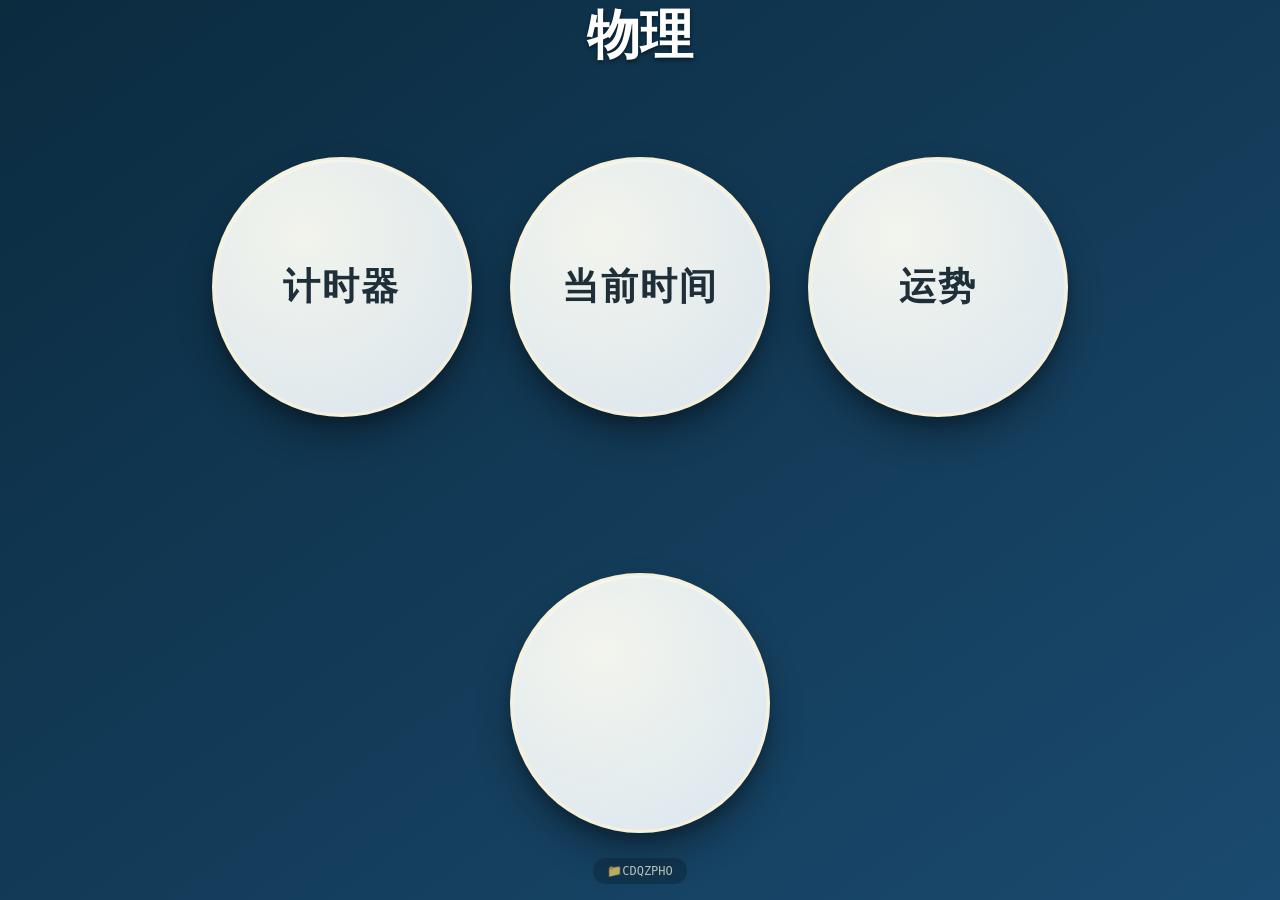
<file: index.html>
<!DOCTYPE html>
<html lang="zh-CN">
<head>
    <meta charset="UTF-8">
    <meta name="viewport" content="width=device-width, initial-scale=1.0, user-scalable=no">
    <title>导航页</title>
    <style>
        * {
            margin: 0;
            padding: 0;
            box-sizing: border-box;
            user-select: none;
        }

        body {
            background: linear-gradient(145deg, #0b2b3f 0%, #1a4a6f 100%);
            min-height: 100vh;
            height: 100vh;
            display: flex;
            flex-direction: column;
            justify-content: center;
            align-items: center;
            font-family: 'Segoe UI', 'Poppins', 'Roboto', system-ui, -apple-system, 'Helvetica Neue', sans-serif;
            overflow: hidden; /* 确保无滚动条 */
        }

        .header {
            text-align: center;
            margin-bottom: 2vh;
            font-size: calc(2.5rem + 1vw);
            font-weight: bold;
            color: #ffffff;
            text-shadow: 0 2px 4px rgba(0, 0, 0, 0.5);
            flex-shrink: 0;
        }

        .button-container {
            display: flex;
            flex-wrap: wrap;
            justify-content: center;
            align-items: center;
            gap: 3vw;
            max-width: 90vw;
            width: 100%;
            flex-grow: 1;
            min-height: 0;
            padding: 1vh 0;
        }

        .circle-btn {
            aspect-ratio: 1; /* 保持圆形比例 */
            width: 22vw;
            max-width: 260px;
            min-width: 170px;
            border-radius: 50%;
            background: radial-gradient(circle at 35% 30%, rgba(255,255,245,0.95), rgba(240,248,255,0.9));
            backdrop-filter: blur(1px);
            box-shadow: 0 20px 35px rgba(0, 0, 0, 0.3), 0 8px 12px rgba(0, 0, 0, 0.2), inset 0 1px 2px rgba(255,255,255,0.8);
            display: flex;
            align-items: center;
            justify-content: center;
            text-align: center;
            text-decoration: none;
            font-weight: 700;
            font-size: calc(1.5rem + 1vw);
            letter-spacing: 2px;
            color: #1e2f3a;
            transition: all 0.25s cubic-bezier(0.2, 0.9, 0.4, 1.1);
            cursor: pointer;
            border: 3px solid rgba(255, 242, 210, 0.7);
            padding: 1rem;
            line-height: 1.3;
            box-sizing: border-box;
        }

        .circle-btn:hover {
            transform: scale(1.05) translateY(-6px);
            background: radial-gradient(circle at 40% 35%, #fffef7, #fef7e0);
            box-shadow: 0 28px 38px rgba(0, 0, 0, 0.4), 0 12px 18px rgba(0, 0, 0, 0.25);
            border-color: #ffe2a4;
            color: #0a2f44;
        }

        .circle-btn:active {
            transform: scale(0.97) translateY(2px);
            transition: 0.05s linear;
            box-shadow: 0 12px 20px rgba(0, 0, 0, 0.3);
        }

        .info-footer {
            position: absolute;
            bottom: 16px;
            left: 0;
            right: 0;
            text-align: center;
            font-size: 0.75rem;
            color: rgba(255, 248, 225, 0.7);
            background: rgba(0,0,0,0.2);
            width: fit-content;
            margin: 0 auto;
            padding: 6px 14px;
            border-radius: 40px;
            backdrop-filter: blur(4px);
            pointer-events: none;
            font-family: monospace;
            z-index: 1;
        }
        
        .circle-btn:focus-visible {
            outline: 4px solid #ffd966;
            outline-offset: 6px;
            background: radial-gradient(circle at 40% 35%, #fffae9, #fff2cf);
        }
    </style>
</head>
<body>
    <div class="header">物理</div>
    
    <div class="button-container">
        <a href="countdown/countdown.html" class="circle-btn" title="前往倒计时工具">
            计时器
        </a>
        
        <a href="time/time.html" class="circle-btn" title="查看当前时间">
            当前时间
        </a>
        
        <a href="fortune/fortune.html" class="circle-btn" title="查看运势">
            运势
        </a>
        
        <a href="games/login.html" class="circle-btn" title="前往枪战游戏">
            
        </a>
    </div>
    
    <div class="info-footer">
        📁CDQZPHO
    </div>
</body>
</html>
</file>
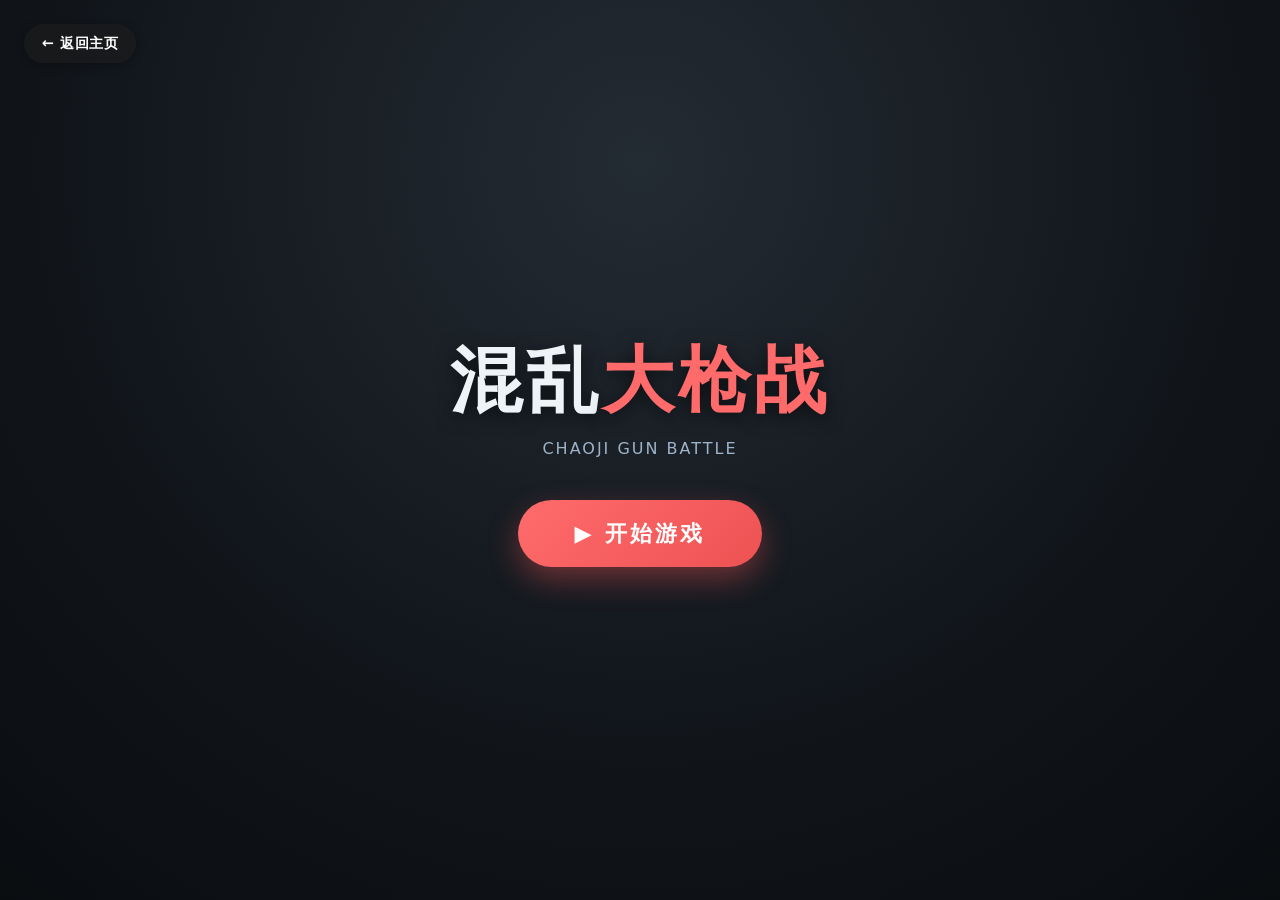
<file: games/index.html>
<!DOCTYPE html>
<html lang="zh-CN">
<head>
<meta charset="UTF-8">
<meta name="viewport" content="width=device-width, initial-scale=1.0">
<title>混乱大枪战</title>
<style>
  * { margin:0; padding:0; box-sizing:border-box; }
  html,body{ height:100%; }
  body{
    background: radial-gradient(circle at 50% 18%, #232b33 0%, #11151a 60%, #0a0d10 100%);
    min-height:100vh;
    display:flex; flex-direction:column; justify-content:center; align-items:center;
    font-family:'Segoe UI','Poppins','Roboto',system-ui,-apple-system,sans-serif;
    color:#eef3f7; overflow:hidden;
  }

  /* 返回主页面按钮（左上角，格式同其它页面） */
  .back-home{
    position:fixed; top:24px; left:24px; z-index:100;
    background:rgba(30,30,30,0.55); border-radius:48px;
    padding:10px 18px; text-decoration:none;
    font-weight:600; font-size:0.9rem; color:#fff;
    box-shadow:0 2px 8px rgba(0,0,0,0.3);
    transition:all 0.2s ease;
    display:flex; align-items:center; gap:8px; letter-spacing:0.5px;
  }
  .back-home:hover{ background:rgba(50,50,50,0.85); transform:translateY(-1px); }
  .back-home:active{ transform:translateY(1px); }

  .title{ font-size:clamp(2.4rem,7vw,4.5rem); font-weight:800; letter-spacing:4px;
    text-shadow:0 4px 18px rgba(0,0,0,0.6); text-align:center; }
  .title .accent{ color:#ff6b6b; }
  .subtitle{ margin-top:10px; color:#9fb3c8; font-size:1rem; letter-spacing:2px; }

  .start-btn{ margin-top:42px; padding:18px 56px; border-radius:60px;
    background:linear-gradient(135deg,#ff6b6b,#ee5253); color:#fff;
    font-size:1.4rem; font-weight:700; letter-spacing:3px; text-decoration:none;
    box-shadow:0 12px 30px rgba(238,82,83,0.4); transition:all 0.2s ease; }
  .start-btn:hover{ transform:translateY(-3px) scale(1.03); box-shadow:0 18px 40px rgba(238,82,83,0.5); }
  .start-btn:active{ transform:translateY(1px) scale(0.98); }

  @media (max-width:600px){
    .back-home{ top:16px; left:16px; padding:6px 14px; font-size:0.8rem; }
    .start-btn{ padding:16px 44px; font-size:1.2rem; }
  }
</style>
</head>
<body>
<a href="../index.html" class="back-home" title="返回主页">← 返回主页</a>

<div class="title">混乱<span class="accent">大枪战</span></div>
<div class="subtitle">CHAOJI GUN BATTLE</div>
<a href="game.html" class="start-btn">▶ 开始游戏</a>
</body>
</html>
</file>
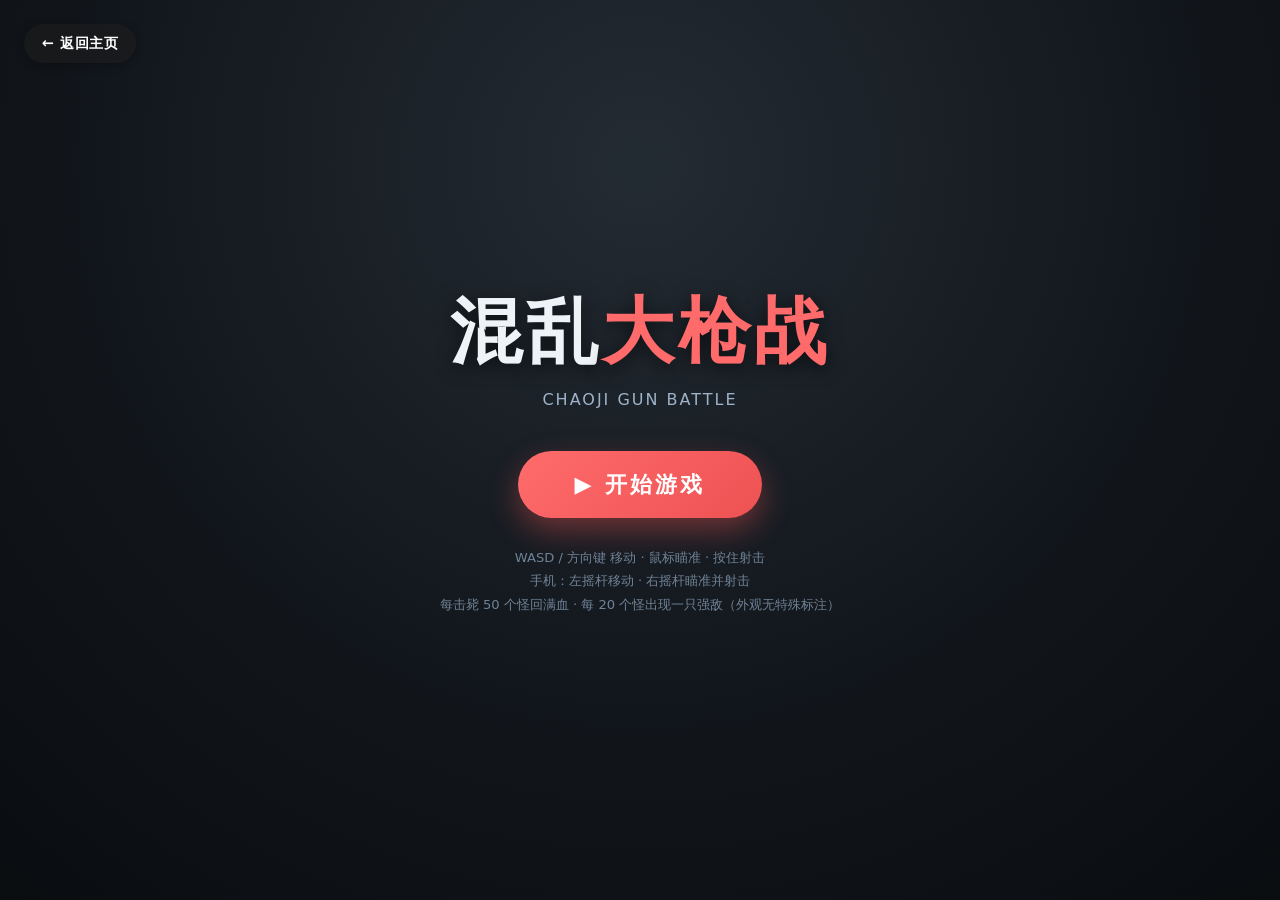
<file: guns/index.html>
<!DOCTYPE html>
<html lang="zh-CN">
<head>
<meta charset="UTF-8">
<meta name="viewport" content="width=device-width, initial-scale=1.0">
<title>混乱大枪战</title>
<style>
  * { margin:0; padding:0; box-sizing:border-box; }
  html,body{ height:100%; }
  body{
    background: radial-gradient(circle at 50% 18%, #232b33 0%, #11151a 60%, #0a0d10 100%);
    min-height:100vh;
    display:flex; flex-direction:column; justify-content:center; align-items:center;
    font-family:'Segoe UI','Poppins','Roboto',system-ui,-apple-system,sans-serif;
    color:#eef3f7; overflow:hidden;
  }

  /* 返回主页面按钮（左上角，格式同其它页面） */
  .back-home{
    position:fixed; top:24px; left:24px; z-index:100;
    background:rgba(30,30,30,0.55); border-radius:48px;
    padding:10px 18px; text-decoration:none;
    font-weight:600; font-size:0.9rem; color:#fff;
    box-shadow:0 2px 8px rgba(0,0,0,0.3);
    transition:all 0.2s ease;
    display:flex; align-items:center; gap:8px; letter-spacing:0.5px;
  }
  .back-home:hover{ background:rgba(50,50,50,0.85); transform:translateY(-1px); }
  .back-home:active{ transform:translateY(1px); }

  .title{ font-size:clamp(2.4rem,7vw,4.5rem); font-weight:800; letter-spacing:4px;
    text-shadow:0 4px 18px rgba(0,0,0,0.6); text-align:center; }
  .title .accent{ color:#ff6b6b; }
  .subtitle{ margin-top:10px; color:#9fb3c8; font-size:1rem; letter-spacing:2px; }

  .start-btn{ margin-top:42px; padding:18px 56px; border-radius:60px;
    background:linear-gradient(135deg,#ff6b6b,#ee5253); color:#fff;
    font-size:1.4rem; font-weight:700; letter-spacing:3px; text-decoration:none;
    box-shadow:0 12px 30px rgba(238,82,83,0.4); transition:all 0.2s ease; }
  .start-btn:hover{ transform:translateY(-3px) scale(1.03); box-shadow:0 18px 40px rgba(238,82,83,0.5); }
  .start-btn:active{ transform:translateY(1px) scale(0.98); }

  .hint{ margin-top:28px; color:#6f8296; font-size:0.82rem; line-height:1.8; text-align:center; max-width:90vw; }

  @media (max-width:600px){
    .back-home{ top:16px; left:16px; padding:6px 14px; font-size:0.8rem; }
    .start-btn{ padding:16px 44px; font-size:1.2rem; }
  }
</style>
</head>
<body>
<a href="../index.html" class="back-home" title="返回主页">← 返回主页</a>

<div class="title">混乱<span class="accent">大枪战</span></div>
<div class="subtitle">CHAOJI GUN BATTLE</div>
<a href="game.html" class="start-btn">▶ 开始游戏</a>
<div class="hint">
  WASD / 方向键 移动 · 鼠标瞄准 · 按住射击<br>
  手机：左摇杆移动 · 右摇杆瞄准并射击<br>
  每击毙 50 个怪回满血 · 每 20 个怪出现一只强敌（外观无特殊标注）
</div>
</body>
</html>
</file>
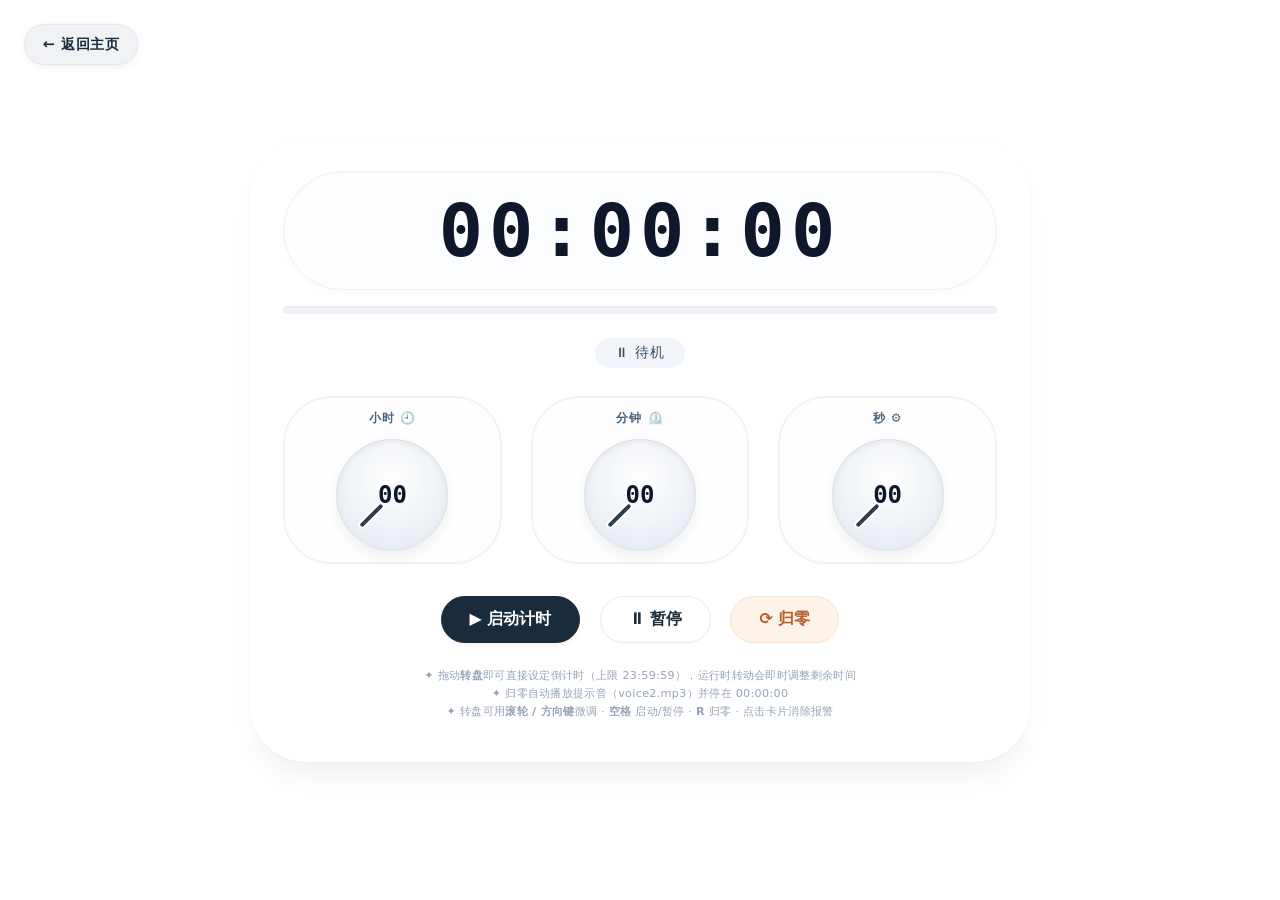
<file: countdown/countdown.html>
<!DOCTYPE html>
<html lang="zh-CN">
<head>
    <meta charset="UTF-8">
    <meta name="viewport" content="width=device-width, initial-scale=1.0, user-scalable=yes">
    <title>计时器</title>
    <style>
        * {
            margin: 0;
            padding: 0;
            box-sizing: border-box;
            user-select: none; /* 避免拖动/选中文字干扰，不影响输入框编辑 */
        }

        body {
            background: #ffffff;   /* 纯白背景，干净利落 */
            min-height: 100vh;
            display: flex;
            justify-content: center;
            align-items: center;
            font-family: 'Segoe UI', 'Roboto', 'Poppins', system-ui, -apple-system, 'Helvetica Neue', monospace;
            padding: 24px 20px;
            position: relative;
        }

        /* 返回主页面按钮 (左上角) */
        .back-home {
            position: fixed;
            top: 24px;
            left: 24px;
            z-index: 100;
            background: #f0f2f5;
            border-radius: 48px;
            padding: 10px 18px;
            text-decoration: none;
            font-weight: 600;
            font-size: 0.9rem;
            color: #1a2c3e;
            backdrop-filter: blur(0px);
            box-shadow: 0 2px 8px rgba(0, 0, 0, 0.05), 0 0 0 1px rgba(0, 0, 0, 0.02);
            transition: all 0.2s ease;
            font-family: inherit;
            display: flex;
            align-items: center;
            gap: 8px;
            letter-spacing: 0.5px;
            border: 1px solid #e2e8f0;
        }

        .back-home:hover {
            background: #e6e9ef;
            box-shadow: 0 4px 12px rgba(0, 0, 0, 0.08);
            transform: translateY(-1px);
        }

        .back-home:active {
            transform: translateY(1px);
        }

        /* 主卡片：极简纯白风格，柔和微阴影 */
        .timer-card {
            background: #ffffff;
            border-radius: 56px;
            width: 100%;
            max-width: 780px;
            padding: 2rem 2rem 2.5rem;
            box-shadow: 0 20px 35px -12px rgba(0, 0, 0, 0.08), 0 0 0 1px rgba(0, 0, 0, 0.02);
            transition: all 0.2s;
            border: 1px solid transparent;
        }

        /* 时间显示器 */
        .time-display {
            font-size: 4.6rem;
            font-weight: 700;
            font-family: 'JetBrains Mono', 'SF Mono', 'Fira Code', monospace;
            text-align: center;
            letter-spacing: 6px;
            background: #fbfdff;
            color: #0f172a;
            padding: 1rem 0.5rem;
            border-radius: 64px;
            margin-bottom: 1rem;
            word-break: break-word;
            border: 1px solid #edf2f7;
            box-shadow: inset 0 1px 2px #00000008, 0 4px 12px rgba(0, 0, 0, 0.02);
            transition: background 0.3s, border-color 0.3s, color 0.3s;
        }

        /* 倒计时进度条 */
        .progress-wrap {
            width: 100%;
            height: 8px;
            background: #eef2f6;
            border-radius: 10px;
            margin-bottom: 1.5rem;
            overflow: hidden;
            box-shadow: inset 0 1px 2px rgba(0,0,0,0.04);
        }

        .progress-fill {
            height: 100%;
            width: 0%;
            background: linear-gradient(90deg, #2c3e4e, #4a627a);
            border-radius: 10px;
            transition: width 0.35s linear, background 0.3s;
        }

        /* 状态标志 (正计时/倒计时/归零) */
        .mode-badge {
            text-align: center;
            font-size: 0.85rem;
            font-weight: 500;
            letter-spacing: 1px;
            margin-bottom: 1.75rem;
            color: #3b4e62;
            background: #f1f5f9;
            display: inline-block;
            width: auto;
            padding: 6px 20px;
            border-radius: 40px;
            backdrop-filter: blur(2px);
            transition: background 0.3s, color 0.3s;
        }

        /* 三列时间调节器 (HH / MM / SS) —— 转盘式 */
        .time-setters {
            display: flex;
            flex-wrap: wrap;
            justify-content: center;
            gap: 1.8rem;
            margin-bottom: 2rem;
        }

        .setter-unit {
            flex: 1;
            min-width: 100px;
            background: #fefefe;
            border-radius: 48px;
            padding: 0.8rem 0.6rem;
            text-align: center;
            box-shadow: 0 1px 2px rgba(0,0,0,0.02), inset 0 0 0 1px #f0f2f5;
            border: 1px solid #eef2f6;
            transition: border-color 0.2s, box-shadow 0.2s;
        }

        .setter-unit.active {
            border-color: #2c3e4e;
            box-shadow: 0 1px 2px rgba(0,0,0,0.02), inset 0 0 0 1px #2c3e4e;
        }

        .unit-label {
            font-size: 0.75rem;
            font-weight: 600;
            text-transform: uppercase;
            color: #4a627a;
            letter-spacing: 1px;
            margin-bottom: 12px;
        }

        /* 旋钮（转盘） */
        .knob {
            position: relative;
            width: 112px;
            height: 112px;
            margin: 0 auto;
            border-radius: 50%;
            background: radial-gradient(circle at 50% 35%, #ffffff, #e9eef4 70%, #dfe6ee);
            box-shadow: inset 0 2px 6px rgba(0,0,0,0.06), inset 0 0 0 1px #e2e8f0, 0 6px 14px rgba(0,0,0,0.06);
            cursor: grab;
            touch-action: none;
            outline: none;
            user-select: none;
        }

        .knob:focus-visible {
            box-shadow: inset 0 0 0 2px #9bb7d0, 0 6px 14px rgba(0,0,0,0.06);
        }

        .knob.dragging {
            cursor: grabbing;
        }

        .knob-dial {
            position: absolute;
            inset: 0;
            border-radius: 50%;
        }

        .knob-indicator {
            position: absolute;
            left: 50%;
            top: 12px;
            width: 4px;
            height: 30px;
            margin-left: -2px;
            background: #2c3e4e;
            border-radius: 4px;
            box-shadow: 0 0 0 2px #fff;
            pointer-events: none;
        }

        .knob-value {
            position: absolute;
            left: 0;
            right: 0;
            top: 50%;
            transform: translateY(-50%);
            text-align: center;
            font-size: 1.5rem;
            font-weight: 700;
            font-family: 'JetBrains Mono', 'SF Mono', 'Fira Code', monospace;
            color: #0f172a;
            pointer-events: none;
        }

        /* 主要控制按钮组 */
        .action-buttons {
            display: flex;
            justify-content: center;
            gap: 1.2rem;
            flex-wrap: wrap;
            margin-top: 0.5rem;
        }

        .ctrl-btn {
            background: white;
            border: 1px solid #e2edf2;
            padding: 12px 28px;
            border-radius: 60px;
            font-size: 1rem;
            font-weight: 600;
            color: #1e2f3c;
            cursor: pointer;
            transition: 0.15s ease;
            box-shadow: 0 1px 2px rgba(0,0,0,0.02);
            font-family: inherit;
            backdrop-filter: blur(0px);
        }

        .ctrl-btn-primary {
            background: #1a2c3c;
            border-color: #1a2c3c;
            color: white;
            box-shadow: 0 4px 8px -4px rgba(0,0,0,0.1);
        }

        .ctrl-btn-primary:hover {
            background: #0f1e2a;
            transform: translateY(-2px);
        }

        .ctrl-btn:hover {
            background: #f8fafc;
            transform: translateY(-1px);
            border-color: #cbd5e1;
        }

        .ctrl-btn:active {
            transform: translateY(1px);
        }

        /* 重置/归零辅助 */
        .reset-btn {
            background: #fef3e8;
            border-color: #ffe0bf;
            color: #b45f2b;
        }

        /* 非常小的说明文字精简到极致 (只有必要的辅助信息) */
        .silent-hint {
            text-align: center;
            font-size: 0.7rem;
            color: #94a3b8;
            margin-top: 1.5rem;
            font-weight: 400;
            letter-spacing: 0.3px;
            line-height: 1.6;
        }

        /* 倒计时结束（时间到）视觉状态 */
        @keyframes cardPulse {
            0%, 100% {
                box-shadow: 0 20px 35px -12px rgba(0,0,0,0.08), 0 0 0 1px rgba(0,0,0,0.02), 0 0 0 0 rgba(255,122,89,0);
            }
            50% {
                box-shadow: 0 20px 35px -12px rgba(0,0,0,0.08), 0 0 0 1px rgba(255,122,89,0.4), 0 0 0 12px rgba(255,122,89,0.18);
            }
        }

        @keyframes ringFlash {
            0%, 100% { color: #0f172a; }
            50% { color: #ff7a59; }
        }

        .timer-card.finished {
            animation: cardPulse 1.1s ease-in-out infinite;
            border-color: #ff7a59;
        }

        .timer-card.finished .time-display {
            animation: ringFlash 1.1s ease-in-out infinite;
            background: #fff5f2;
            border-color: #ffd0c4;
        }

        .timer-card.finished .mode-badge {
            background: #ffe8e0;
            color: #c2410c;
        }

        .progress-fill.finished {
            background: linear-gradient(90deg, #ff7a59, #ff9f43);
        }

        /* 响应式适配: 手机屏幕紧凑且优雅 */
        @media (max-width: 600px) {
            .timer-card {
                padding: 1.5rem 1rem 2rem;
            }
            .time-display {
                font-size: 2.6rem;
                letter-spacing: 2px;
                padding: 0.6rem 0.2rem;
            }
            .setter-unit {
                min-width: 84px;
            }
            .knob {
                width: 86px;
                height: 86px;
            }
            .knob-indicator {
                top: 10px;
                height: 22px;
            }
            .knob-value {
                font-size: 1.15rem;
            }
            .ctrl-btn {
                padding: 8px 20px;
                font-size: 0.85rem;
            }
            .back-home {
                top: 16px;
                left: 16px;
                padding: 6px 14px;
                font-size: 0.8rem;
            }
        }

        @media (max-width: 450px) {
            .time-display {
                font-size: 2rem;
                letter-spacing: 1px;
            }
            .unit-label {
                font-size: 0.65rem;
            }
        }

        /* 无额外文本装饰 */
        input:focus-visible, button:focus-visible {
            outline: 2px solid #9bb7d0;
            outline-offset: 2px;
        }
    </style>
</head>
<body>

<a href="../index.html" class="back-home" title="返回主页">
    ← 返回主页
</a>

<div class="timer-card" id="timerCard">
    <!-- 巨型时间显示 HH:MM:SS -->
    <div class="time-display" id="timerDisplay">00:00:00</div>

    <!-- 倒计时进度条 -->
    <div class="progress-wrap">
        <div class="progress-fill" id="progressFill"></div>
    </div>

    <!-- 当前模式微标，柔和提醒 -->
    <div style="text-align: center;">
        <span class="mode-badge" id="modeBadge">⚡ 待机</span>
    </div>

    <!-- 三组转盘（旋钮）：时、分、秒 分别控制倒计时预设值 -->
    <div class="time-setters">
        <!-- 小时 -->
        <div class="setter-unit" id="hourUnit">
            <div class="unit-label">小时 🕘</div>
            <div class="knob" id="hourKnob" tabindex="0" role="slider" aria-label="小时" aria-valuemin="0" aria-valuemax="23">
                <div class="knob-dial"><div class="knob-indicator"></div></div>
                <div class="knob-value" id="hourVal">00</div>
            </div>
        </div>
        <!-- 分钟 -->
        <div class="setter-unit" id="minUnit">
            <div class="unit-label">分钟 ⏲️</div>
            <div class="knob" id="minKnob" tabindex="0" role="slider" aria-label="分钟" aria-valuemin="0" aria-valuemax="59">
                <div class="knob-dial"><div class="knob-indicator"></div></div>
                <div class="knob-value" id="minVal">00</div>
            </div>
        </div>
        <!-- 秒 -->
        <div class="setter-unit" id="secUnit">
            <div class="unit-label">秒 ⚙️</div>
            <div class="knob" id="secKnob" tabindex="0" role="slider" aria-label="秒" aria-valuemin="0" aria-valuemax="59">
                <div class="knob-dial"><div class="knob-indicator"></div></div>
                <div class="knob-value" id="secVal">00</div>
            </div>
        </div>
    </div>

    <!-- 按钮功能区 -->
    <div class="action-buttons">
        <button class="ctrl-btn ctrl-btn-primary" id="startBtn">▶ 启动计时</button>
        <button class="ctrl-btn" id="pauseBtn">⏸ 暂停</button>
        <button class="ctrl-btn reset-btn" id="resetBtn">⟳ 归零</button>
    </div>
    <div class="silent-hint">
        ✦ 拖动<b>转盘</b>即可直接设定倒计时（上限 23:59:59），运行时转动会即时调整剩余时间<br>
        ✦ 归零自动播放提示音（voice2.mp3）并停在 00:00:00<br>
        ✦ 转盘可用<b>滚轮 / 方向键</b>微调 · <b>空格</b> 启动/暂停 · <b>R</b> 归零 · 点击卡片消除报警
    </div>
</div>

<!-- 提示音：voice2.mp3（已生成，1 秒双音提示） -->
<audio id="alarmAudio" src="voice2.mp3" preload="auto"></audio>

<script>
    (function(){
        // ---------- DOM 元素 ----------
        const timerDisplay = document.getElementById('timerDisplay');
        const modeBadge = document.getElementById('modeBadge');
        const progressFill = document.getElementById('progressFill');
        const card = document.getElementById('timerCard');

        const hourUnit = document.getElementById('hourUnit');
        const minUnit = document.getElementById('minUnit');
        const secUnit = document.getElementById('secUnit');

        const startBtn = document.getElementById('startBtn');
        const pauseBtn = document.getElementById('pauseBtn');
        const resetBtn = document.getElementById('resetBtn');

        const alarmAudio = document.getElementById('alarmAudio');

        // ---------- 计时核心变量 ----------
        let currentTotalSeconds = 0;      // 当前显示的时间（总秒数）
        let targetTotal = 0;              // 转盘设定的完整时长（用于进度条）
        let timerInterval = null;         // 定时器ID
        let isCountdownMode = false;      // true=倒计时模式(往零走) false=非倒计时（归零/待机）
        let alarmFired = false;           // 本次是否已触发报警（防止重复播放）
        let finished = false;             // 是否处于「时间到」状态

        // 三个转盘控制器
        let hourKnob, minKnob, secKnob;

        // ---------- 辅助函数 ----------
        function pad(n) {
            return Math.abs(n).toString().padStart(2, '0');
        }

        function formatHMS(seconds) {
            const absSec = Math.abs(seconds);
            const h = Math.floor(absSec / 3600);
            const m = Math.floor((absSec % 3600) / 60);
            const s = absSec % 60;
            return `${pad(h)}:${pad(m)}:${pad(s)}`;
        }

        function getTarget() {
            return hourKnob.get() * 3600 + minKnob.get() * 60 + secKnob.get();
        }

        // 更新界面显示（时间 / 进度条 / 模式徽章）
        function updateDisplay() {
            let abs = Math.abs(currentTotalSeconds);
            const h = Math.floor(abs / 3600);
            const m = Math.floor((abs % 3600) / 60);
            const s = abs % 60;
            timerDisplay.innerText = `${pad(h)}:${pad(m)}:${pad(s)}`;

            // 进度条
            if (finished) {
                progressFill.style.width = '100%';
                progressFill.classList.add('finished');
            } else if (targetTotal > 0 && isCountdownMode) {
                const pct = Math.max(0, Math.min(100, (currentTotalSeconds / targetTotal) * 100));
                progressFill.style.width = pct + '%';
                progressFill.classList.remove('finished');
            } else {
                progressFill.style.width = '0%';
                progressFill.classList.remove('finished');
            }

            // 模式徽章
            if (finished) {
                modeBadge.innerHTML = '⏰ 时间到！';
            } else if (timerInterval && isCountdownMode) {
                modeBadge.innerHTML = `⏬ 倒计时中 · 剩余 ${formatHMS(currentTotalSeconds)}`;
            } else if (timerInterval && !isCountdownMode) {
                modeBadge.innerHTML = `⏳ 运行中`;
            } else if (isCountdownMode) {
                modeBadge.innerHTML = `⏸ 倒计时 · 预设 ${formatHMS(currentTotalSeconds)}`;
            } else if (currentTotalSeconds > 0) {
                modeBadge.innerHTML = `⏸ 正计时 · 预设 ${formatHMS(currentTotalSeconds)}`;
            } else {
                modeBadge.innerHTML = `⏸ 待机`;
            }
        }

        // 停止计时器
        function stopTimer() {
            if (timerInterval) {
                clearInterval(timerInterval);
                timerInterval = null;
            }
        }

        // 解锁音频（需在用户手势中调用，规避自动播放限制）
        function unlockAudio() {
            try {
                const p = alarmAudio.play();
                if (p && p.then) {
                    p.then(() => { alarmAudio.pause(); alarmAudio.currentTime = 0; }).catch(() => {});
                }
            } catch (e) { /* 音频文件可能为空，忽略 */ }
        }

        // 触发报警：播放提示音 + 进入「时间到」视觉状态（仅触发一次）
        function fireAlarm() {
            if (alarmFired) return;
            alarmFired = true;
            finished = true;
            card.classList.add('finished');
            try {
                alarmAudio.currentTime = 0;
                const p = alarmAudio.play();
                if (p && p.then) p.then(() => {}).catch(() => {});
            } catch (e) { /* 音频为空时静默失败 */ }
            updateDisplay();
        }

        // 消除报警（视觉 + 声音），并允许下次再触发
        function dismissAlarm() {
            if (!finished) return;
            finished = false;
            alarmFired = false;
            card.classList.remove('finished');
            try { alarmAudio.pause(); alarmAudio.currentTime = 0; } catch (e) {}
            updateDisplay();
        }

        // 每秒执行的 tick（归零后停在 00:00:00，不再自动正计时）
        function tick() {
            if (isCountdownMode && currentTotalSeconds > 0) {
                currentTotalSeconds--;
                if (currentTotalSeconds === 0) {
                    fireAlarm();           // 播放提示音 + 时间到状态
                    isCountdownMode = false;
                    stopTimer();            // 冻结在 00:00:00
                }
            }
            updateDisplay();
        }

        function startTimer() {
            if (timerInterval) return; // 已在运行
            unlockAudio();             // 用户手势内解锁音频
            dismissAlarm();            // 若处于报警态，启动即消除
            // 若已归零停住（非倒计时态且为 0），重新按转盘设定值开始倒计时
            if (!isCountdownMode && currentTotalSeconds === 0) {
                const target = getTarget();
                if (target === 0) return; // 没设定值就不启动
                targetTotal = target;
                currentTotalSeconds = target;
                isCountdownMode = true;
            }
            timerInterval = setInterval(tick, 1000);
            updateDisplay();
        }

        function pauseTimer() {
            const wasFinished = finished;
            stopTimer();
            if (wasFinished) dismissAlarm(); // 暂停同时停止报警
            updateDisplay();
        }

        function resetToZero() {
            stopTimer();
            hourKnob.set(0); minKnob.set(0); secKnob.set(0);
            onTimeChange(); // 统一刷新显示/进度/报警状态并保存
        }

        // 拖动 / 微调转盘：直接修改计时（无需「设定倒计时」按钮）
        function onTimeChange() {
            const h = hourKnob.get(), m = minKnob.get(), s = secKnob.get();
            const target = h * 3600 + m * 60 + s;
            targetTotal = target;
            currentTotalSeconds = target;          // 直接设定显示值
            isCountdownMode = target > 0;          // 有值即倒计时模式
            // 调整时间即清除报警态，按新值继续/预备
            finished = false;
            alarmFired = false;
            card.classList.remove('finished');
            hourUnit.classList.toggle('active', h > 0);
            minUnit.classList.toggle('active', m > 0);
            secUnit.classList.toggle('active', s > 0);
            updateDisplay();
            saveSettings();
        }

        // 创建一个旋钮控制器（270° 扫角，底部留 90° 死区避免回绕）
        function createKnob(knobEl, max, onChange) {
            const dial = knobEl.querySelector('.knob-dial');
            const indicator = knobEl.querySelector('.knob-indicator');
            const valueEl = knobEl.querySelector('.knob-value');
            const SWEEP = 270, START = -135;
            let value = 0;

            function render() {
                const angle = START + (value / max) * SWEEP;
                dial.style.transform = `rotate(${angle}deg)`;
                valueEl.textContent = pad(value);
                knobEl.setAttribute('aria-valuenow', value);
            }

            function setValue(v, fire) {
                v = Math.max(0, Math.min(max, Math.round(v)));
                if (v === value) { if (fire) onChange(); return; }
                value = v;
                render();
                if (fire) onChange();
            }

            function get() { return value; }
            function set(v) { setValue(v, false); }

            let dragging = false;
            function updateFromPointer(e) {
                const rect = knobEl.getBoundingClientRect();
                const cx = rect.left + rect.width / 2;
                const cy = rect.top + rect.height / 2;
                const dx = e.clientX - cx;
                const dy = e.clientY - cy;
                // 从正上方起、顺时针的角度（0=正上，顺时针为正）
                let a = Math.atan2(dx, -dy) * 180 / Math.PI;
                if (a < START) a = START;
                if (a > 135) a = 135;
                const frac = (a - START) / SWEEP;
                setValue(frac * max, true);
            }

            knobEl.addEventListener('pointerdown', (e) => {
                dragging = true;
                try { knobEl.setPointerCapture(e.pointerId); } catch (_) {}
                knobEl.classList.add('dragging');
                updateFromPointer(e);
                e.preventDefault();
            });
            knobEl.addEventListener('pointermove', (e) => { if (dragging) updateFromPointer(e); });
            function endDrag() { dragging = false; knobEl.classList.remove('dragging'); }
            knobEl.addEventListener('pointerup', endDrag);
            knobEl.addEventListener('pointercancel', endDrag);

            knobEl.addEventListener('wheel', (e) => {
                e.preventDefault();
                setValue(value + (e.deltaY < 0 ? 1 : -1), true);
            }, { passive: false });

            knobEl.addEventListener('keydown', (e) => {
                if (e.key === 'ArrowUp' || e.key === 'ArrowRight') { setValue(value + 1, true); e.preventDefault(); }
                else if (e.key === 'ArrowDown' || e.key === 'ArrowLeft') { setValue(value - 1, true); e.preventDefault(); }
            });

            render();
            return { get, set };
        }

        // ---------- 本地记忆（记住上次设定） ----------
        function saveSettings() {
            try {
                localStorage.setItem('countdownSettings', JSON.stringify({
                    h: hourKnob.get(),
                    m: minKnob.get(),
                    s: secKnob.get()
                }));
            } catch (e) {}
        }

        function loadSettings() {
            try {
                const raw = localStorage.getItem('countdownSettings');
                if (raw) {
                    const o = JSON.parse(raw);
                    if (typeof o.h === 'number') hourKnob.set(o.h);
                    if (typeof o.m === 'number') minKnob.set(o.m);
                    if (typeof o.s === 'number') secKnob.set(o.s);
                }
            } catch (e) {}
        }

        // ---------- 初始化 ----------
        function init() {
            hourKnob = createKnob(document.getElementById('hourKnob'), 23, onTimeChange);
            minKnob  = createKnob(document.getElementById('minKnob'), 59, onTimeChange);
            secKnob  = createKnob(document.getElementById('secKnob'), 59, onTimeChange);

            loadSettings();
            onTimeChange(); // 用已加载/默认(0)的值初始化显示

            startBtn.addEventListener('click', startTimer);
            pauseBtn.addEventListener('click', pauseTimer);
            resetBtn.addEventListener('click', resetToZero);

            // 点击卡片消除报警提示（转盘/按钮自身不触发）
            card.addEventListener('click', (e) => {
                if (e.target.closest('input, button, .knob')) return;
                dismissAlarm();
            });

            // 键盘快捷键：空格 启动/暂停，R 归零（聚焦转盘/输入框时不抢键）
            document.addEventListener('keydown', (e) => {
                const t = e.target;
                if (t && (t.tagName === 'INPUT' || (t.classList && t.classList.contains('knob')))) return;
                if (e.code === 'Space') {
                    e.preventDefault();
                    if (timerInterval) pauseTimer(); else startTimer();
                } else if (e.key === 'r' || e.key === 'R') {
                    resetToZero();
                }
            });

            window.addEventListener('beforeunload', () => {
                if (timerInterval) clearInterval(timerInterval);
            });
        }

        init();
    })();
</script>
</body>
</html>
</file>
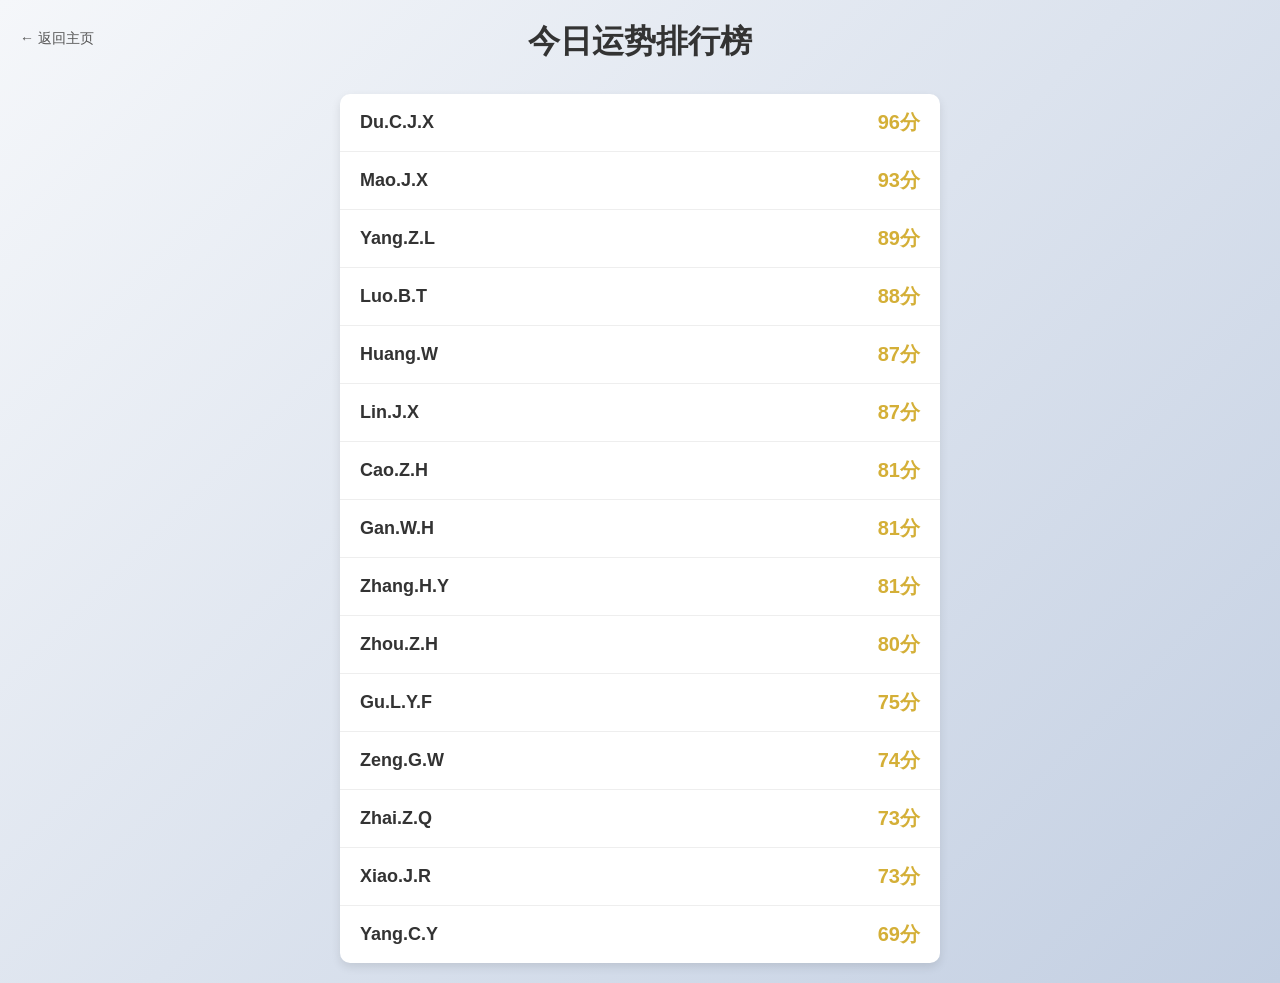
<file: fortune/fortune.html>
<!DOCTYPE html>
<html lang="zh-CN">
<head>
    <meta charset="UTF-8" />
    <meta name="viewport" content="width=device-width, initial-scale=1.0" />
    <title>今日运势排行榜</title>
    <link rel="stylesheet" href="./style.css" />
</head>
<body>
    <div class="header">
        <a href="../index.html" class="back-btn">← 返回主页</a>
        <h1>今日运势排行榜</h1>
    </div>

    <div class="container">
        <ul id="ranking-list"></ul>
    </div>

    <!-- 注意这里必须是 module -->
    <script type="module" src="./calculate.js"></script>
</body>
</html>
</file>
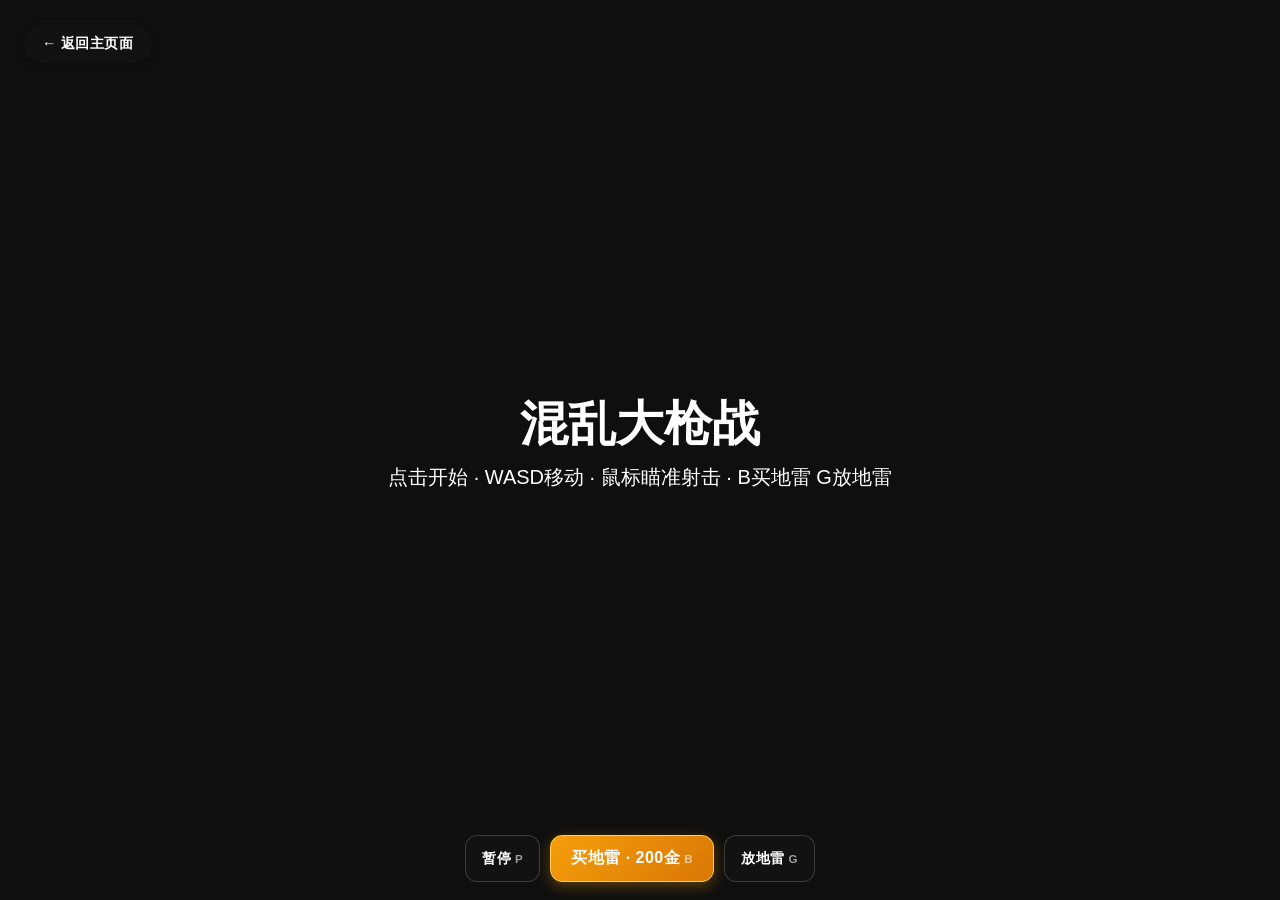
<file: games/game.html>
<!DOCTYPE html>
<html lang="zh-CN">
<head>
<meta charset="UTF-8">
<meta name="viewport" content="width=device-width, initial-scale=1.0, user-scalable=no">
<title>混乱大枪战</title>
<style>
  html,body{margin:0;padding:0;overflow:hidden;background:#1a1a1a;}
  #game{display:block;background:#222;cursor:crosshair;touch-action:none;}

  /* 返回主页面按钮 */
  .back-home{
    position:fixed; top:24px; left:24px; z-index:100;
    background:rgba(20,20,20,0.6); border-radius:48px;
    padding:10px 18px; text-decoration:none;
    font-weight:600; font-size:0.9rem; color:#fff;
    box-shadow:0 2px 8px rgba(0,0,0,0.3);
    transition:all 0.2s ease;
    display:flex; align-items:center; gap:8px;
    letter-spacing:0.5px;
  }
  .back-home:hover{ background:rgba(40,40,40,0.85); transform:translateY(-1px); }
  .back-home:active{ transform:translateY(1px); }

  /* 底部控制条：买地雷加大，支持第三指触摸 */
  .controls{
    position:fixed; bottom:18px; left:50%; transform:translateX(-50%);
    display:flex; gap:10px; z-index:100;
  }
  .ctrl-btn{
    background:rgba(20,20,20,0.6); border:1px solid rgba(255,255,255,0.18);
    color:#fff; padding:10px 16px; border-radius:12px; font-size:0.9rem;
    cursor:pointer; font-weight:600; backdrop-filter:blur(4px);
    transition:all 0.15s ease; letter-spacing:0.5px; touch-action:manipulation;
  }
  .ctrl-btn:hover{ background:rgba(40,40,40,0.85); }
  .ctrl-btn:active{ transform:scale(0.96); }
  .ctrl-btn .k{ opacity:0.6; font-size:0.72rem; margin-left:4px; }
  #buyBtn{
    background:linear-gradient(135deg,#f59e0b,#d97706);
    border-color:#fcd34d; padding:12px 20px; font-size:1rem;
    box-shadow:0 4px 14px rgba(245,158,11,0.35);
  }

  /* ============ 技能商店窗口（每 1000 分触发） ============ */
  .shop-overlay{
    position:fixed; inset:0; z-index:300;
    background:rgba(6,10,16,0.62); backdrop-filter:blur(6px);
    display:none; align-items:center; justify-content:center; padding:16px;
  }
  .shop-overlay.show{ display:flex; animation:fadeIn .2s ease; }
  @keyframes fadeIn{ from{opacity:0} to{opacity:1} }
  .shop-panel{
    width:min(760px,96vw); max-height:92vh; overflow:auto;
    background:linear-gradient(160deg,#16263a 0%,#0e1620 100%);
    border:1px solid rgba(252,211,77,0.45); border-radius:22px;
    box-shadow:0 24px 70px rgba(0,0,0,0.6), inset 0 1px 0 rgba(255,255,255,0.08);
    padding:26px 24px 20px; color:#eef3f7; text-align:center;
  }
  .shop-title{
    font-size:clamp(1.4rem,4vw,2rem); font-weight:800; letter-spacing:2px;
    background:linear-gradient(90deg,#fde68a,#f59e0b);
    -webkit-background-clip:text; background-clip:text; color:transparent;
  }
  .shop-sub{ margin-top:6px; font-size:0.9rem; color:#9fb3c8; letter-spacing:1px; }
  .shop-gold{
    display:inline-block; margin-top:12px; padding:6px 20px; border-radius:40px;
    background:rgba(245,158,11,0.12); border:1px solid rgba(245,158,11,0.4);
    color:#fcd34d; font-weight:700; font-size:1.05rem;
  }
  .shop-items{
    display:flex; flex-wrap:wrap; gap:14px; justify-content:center; margin:22px 0 6px;
  }
  .skill-card{
    flex:1 1 200px; min-width:180px; max-width:230px;
    background:rgba(255,255,255,0.04); border:1px solid rgba(255,255,255,0.1);
    border-radius:16px; padding:16px 12px; text-align:center;
    transition:transform .15s ease, border-color .2s, background .2s;
  }
  .skill-card:hover{ transform:translateY(-3px); border-color:rgba(252,211,77,0.5); background:rgba(255,255,255,0.07); }
  .skill-icon{ font-size:2rem; line-height:1; }
  .skill-name{ margin-top:8px; font-weight:700; font-size:1.05rem; }
  .skill-desc{ margin-top:6px; font-size:0.8rem; color:#9fb3c8; min-height:34px; line-height:1.4; }
  .skill-lv{ margin-top:6px; font-size:0.75rem; color:#7dd3fc; }
  .buy-skill{
    margin-top:12px; width:100%; padding:9px 0; border:none; border-radius:10px;
    background:linear-gradient(135deg,#f59e0b,#d97706); color:#241500;
    font-weight:800; font-size:0.9rem; cursor:pointer; touch-action:manipulation;
    transition:filter .15s, transform .1s;
  }
  .buy-skill:hover{ filter:brightness(1.1); }
  .buy-skill:active{ transform:scale(0.97); }
  .buy-skill:disabled{ background:#374151; color:#6b7280; cursor:not-allowed; }
  .shop-hint{ min-height:20px; margin-top:10px; font-size:0.85rem; color:#fca5a5; }
  .shop-continue{
    margin-top:10px; padding:12px 46px; border:none; border-radius:40px;
    background:linear-gradient(135deg,#3da9fc,#2563eb); color:#fff;
    font-weight:800; font-size:1.05rem; letter-spacing:2px; cursor:pointer;
    touch-action:manipulation; box-shadow:0 8px 22px rgba(37,99,235,0.4);
  }
  .shop-continue:hover{ filter:brightness(1.1); }
  .shop-continue:active{ transform:scale(0.98); }
  .shop-foot{ margin-top:14px; font-size:0.72rem; color:#64748b; }

  @media (max-width:600px){
    .back-home{ top:16px; left:16px; padding:6px 14px; font-size:0.8rem; }
    .ctrl-btn{ padding:8px 12px; font-size:0.8rem; }
    #buyBtn{ padding:10px 15px; font-size:0.9rem; }
    .shop-panel{ padding:20px 14px 16px; }
  }
</style>
</head>
<body>
<canvas id="game"></canvas>
<a href="index.html" class="back-home" title="返回主页面">← 返回主页面</a>

<div class="controls">
  <button class="ctrl-btn" id="pauseBtn">暂停<span class="k">P</span></button>
  <button class="ctrl-btn" id="buyBtn">买地雷 · <span id="mineCostLabel">200</span>金<span class="k">B</span></button>
  <button class="ctrl-btn" id="throwBtn">放地雷<span class="k">G</span></button>
</div>

<!-- 技能商店：每 1000 分暂停弹出 -->
<div class="shop-overlay" id="shopOverlay">
  <div class="shop-panel">
    <div class="shop-title">🎁 得分奖励 · 技能商店</div>
    <div class="shop-sub">每累计 1000 分暂停一次 · 本次为第 <span id="shopRound">1</span> 次</div>
    <div class="shop-gold">🪙 当前金币 <span id="shopGold">0</span></div>

    <div class="shop-items">
      <div class="skill-card">
        <div class="skill-icon">❤️</div>
        <div class="skill-name">生命强化</div>
        <div class="skill-desc">血量上限 +10</div>
        <div class="skill-lv" id="hpLv">已购 0 次 · 上限 100</div>
        <button class="buy-skill" id="buyHp">500 金币</button>
      </div>
      <div class="skill-card">
        <div class="skill-icon">🔫</div>
        <div class="skill-name">多管炮台</div>
        <div class="skill-desc">炮管 +2（上限 15 管）</div>
        <div class="skill-lv" id="barrelLv">已购 0 次 · 当前 1 管</div>
        <button class="buy-skill" id="buyBarrel">800 金币</button>
      </div>
      <div class="skill-card">
        <div class="skill-icon">⚡</div>
        <div class="skill-name">高速射击</div>
        <div class="skill-desc">射速 +20%</div>
        <div class="skill-lv" id="rateLv">已购 0 次 · 间隔 0.140s</div>
        <button class="buy-skill" id="buyRate">600 金币</button>
      </div>
    </div>

    <div class="shop-hint" id="shopHint"></div>
    <button class="shop-continue" id="shopContinue">继续游戏 ▶</button>
    <div class="shop-foot">按 1 / 2 / 3 快捷购买 · 按 Enter / P 继续</div>
  </div>
</div>

<script>
"use strict";

/* ===================== 配置区（调细节改这里） ===================== */
const CONFIG = {
  player: { speed:3.8, maxHp:100, r:16, bulletSpeed:9, bulletDmg:12,
            shootInterval:0.14, barrelSpread:0.07 },
  enemy:  { speed:1.6, maxHp:20, r:16, bulletSpeed:5.5, bulletDmg:5,
            shootIntervalMin:1.0, shootIntervalMax:2.5, shootRange:520 },
  superEnemy: { maxHp:150, bulletDmg:12, speed:1.9,
                shootIntervalMin:0.6, shootIntervalMax:1.4, shootRange:600, score:50 },
  spawn:  { interval:1.2, minInterval:0.45 },
  scorePerKill: 10,
  killHealEvery: 50,
  superEvery:    20,
  // 金币与地雷（爆炸参数保持不变，仅价格大幅提高）
  coin:   { perNormalKill:5, perSuperKill:25, mineCost:200, startMines:2 },
  mine:   { speed:7, fuse:0.9, blastRadius:130, blastDmg:80 },
  // 技能
  skill:  { scoreStep:1000, hpCost:500, hpGain:10,
            barrelCost:800, barrelGain:2, barrelMax:15,
            rateCost:600, rateMul:1.2, minShootInterval:0.02 },
};

/* ===================== 基础工具 ===================== */
const canvas = document.getElementById('game');
const ctx = canvas.getContext('2d');
let W = 0, H = 0;
function resize(){ W = canvas.width = window.innerWidth; H = canvas.height = window.innerHeight; }
window.addEventListener('resize', resize); resize();

const clamp = (v,a,b)=> Math.max(a, Math.min(b, v));
const rand  = (a,b)=> a + Math.random()*(b-a);
const dist  = (a,b)=> Math.hypot(a.x-b.x, a.y-b.y);

/* 兼容鼠标/触摸的按压绑定（第三指触摸不影响移动/开火摇杆） */
function bindPress(el, fn){
  let lastTouch = 0;
  el.addEventListener('touchstart', e=>{ e.preventDefault(); lastTouch=Date.now(); fn(); }, {passive:false});
  el.addEventListener('click', ()=>{ if(Date.now()-lastTouch < 700) return; fn(); });
}
document.getElementById('mineCostLabel').textContent = CONFIG.coin.mineCost;

/* ===================== 输入 ===================== */
const keys = {};
window.addEventListener('keydown', e=>{
  keys[e.code]=true;
  if(state==='over' && e.code==='KeyR'){ start(); return; }
  if(state==='shop'){
    if(e.code==='Digit1') buySkill('hp');
    else if(e.code==='Digit2') buySkill('barrel');
    else if(e.code==='Digit3') buySkill('rate');
    else if(e.code==='Enter'||e.code==='KeyP'||e.code==='Escape') closeShop();
    return;
  }
  if(state!=='playing') return;
  if(e.code==='KeyP' || e.code==='Escape') togglePause();
  if(e.code==='KeyB') buyMine();
  if(e.code==='KeyG') deployMine();
});
window.addEventListener('keyup', e=> keys[e.code]=false);

const mouse = { x:W/2, y:H/2, down:false };
canvas.addEventListener('mousemove', e=>{
  const r = canvas.getBoundingClientRect();
  mouse.x = e.clientX - r.left; mouse.y = e.clientY - r.top;
});
canvas.addEventListener('mousedown', ()=> mouse.down=true);
window.addEventListener('mouseup',   ()=> mouse.down=false);
canvas.addEventListener('click', ()=>{
  if(state==='playing' && paused){ togglePause(); return; }
  if(state!=='playing') start();
});

/* ---- 触摸：左摇杆移动，右摇杆瞄准并射击；买地雷用独立按钮（第三指） ---- */
const IS_TOUCH = ('ontouchstart' in window) || (navigator.maxTouchPoints||0) > 0;
const JOY_R = 60;
const joy = {
  left : { active:false, id:null, bx:0, by:0, ox:0, oy:0 },
  right: { active:false, id:null, bx:0, by:0, ox:0, oy:0 },
};
function joyUpdate(j, t){
  let dx = t.clientX - j.bx, dy = t.clientY - j.by;
  const mag = Math.hypot(dx,dy);
  if(mag > JOY_R){ dx = dx/mag*JOY_R; dy = dy/mag*JOY_R; }
  j.ox = dx; j.oy = dy;
}
function joyAssign(t){
  const j = (t.clientX < W/2) ? joy.left : joy.right;
  j.active = true; j.id = t.identifier; j.bx = t.clientX; j.by = t.clientY; j.ox = 0; j.oy = 0;
}
function joyEnd(e){
  for(const t of e.changedTouches){
    if(t.identifier===joy.left.id)  joy.left.active  = false;
    if(t.identifier===joy.right.id) joy.right.active = false;
  }
}
canvas.addEventListener('touchstart', e=>{
  e.preventDefault();
  if(state!=='playing'){ start(); return; }
  for(const t of e.changedTouches) joyAssign(t);
}, {passive:false});
canvas.addEventListener('touchmove', e=>{
  e.preventDefault();
  for(const t of e.changedTouches){
    if(t.identifier===joy.left.id)  joyUpdate(joy.left,  t);
    if(t.identifier===joy.right.id) joyUpdate(joy.right, t);
  }
}, {passive:false});
canvas.addEventListener('touchend',    joyEnd);
canvas.addEventListener('touchcancel', joyEnd);

/* ===================== 实体 ===================== */
let bullets = [];
let enemies = [];
let minesArr = [];      // 飞行中的地雷
let explosions = [];

class Player {
  constructor(){ this.reset(); }
  reset(){
    this.x = W/2; this.y = H/2; this.r = CONFIG.player.r;
    this.maxHp = CONFIG.player.maxHp;
    this.hp = this.maxHp;
    this.angle = 0; this.shootCd = 0;
    this.barrels = 1;
    this.shootInterval = CONFIG.player.shootInterval;
    this.hpLevel = 0; this.barrelLevel = 0; this.rateLevel = 0;
  }
  update(dt){
    let dx=0, dy=0;
    if(keys['KeyW']||keys['ArrowUp'])    dy-=1;
    if(keys['KeyS']||keys['ArrowDown'])  dy+=1;
    if(keys['KeyA']||keys['ArrowLeft'])  dx-=1;
    if(keys['KeyD']||keys['ArrowRight']) dx+=1;
    if(joy.left.active){ dx += joy.left.ox/JOY_R; dy += joy.left.oy/JOY_R; }
    const len = Math.hypot(dx,dy) || 1;
    this.x = clamp(this.x + dx/len*CONFIG.player.speed, this.r, W-this.r);
    this.y = clamp(this.y + dy/len*CONFIG.player.speed, this.r, H-this.r);

    const aimTouch = joy.right.active && Math.hypot(joy.right.ox, joy.right.oy) > 6;
    if(aimTouch) this.angle = Math.atan2(joy.right.oy, joy.right.ox);
    else this.angle = Math.atan2(mouse.y-this.y, mouse.x-this.x);

    if(this.shootCd>0) this.shootCd-=dt;
    const shooting = mouse.down || aimTouch;
    if(shooting && this.shootCd<=0){
      const n = this.barrels, step = CONFIG.player.barrelSpread, span = (n-1)*step/2;
      for(let i=0;i<n;i++){
        const a = this.angle - span + i*step;
        bullets.push(new Bullet(this.x, this.y, a,
                     CONFIG.player.bulletSpeed, 'player', CONFIG.player.bulletDmg));
      }
      this.shootCd = this.shootInterval;
    }
  }
  draw(){
    ctx.save(); ctx.translate(this.x,this.y);
    ctx.fillStyle='#3da9fc';
    ctx.beginPath(); ctx.arc(0,0,this.r,0,Math.PI*2); ctx.fill();
    const n=this.barrels, step=CONFIG.player.barrelSpread, span=(n-1)*step/2;
    ctx.fillStyle='#1b4965';
    for(let i=0;i<n;i++){
      ctx.save(); ctx.rotate(this.angle - span + i*step);
      ctx.fillRect(this.r-2, -3, 16, 6);
      ctx.restore();
    }
    ctx.restore();
  }
}

class Enemy {
  constructor(x,y,isSuper){
    this.x=x; this.y=y; this.r=CONFIG.enemy.r;
    this.super = !!isSuper;
    this.maxHp    = isSuper ? CONFIG.superEnemy.maxHp    : CONFIG.enemy.maxHp;
    this.bulletDmg= isSuper ? CONFIG.superEnemy.bulletDmg : CONFIG.enemy.bulletDmg;
    this.speed    = isSuper ? CONFIG.superEnemy.speed    : CONFIG.enemy.speed;
    this.hp=this.maxHp; this.angle=0;
    this.shootCd=rand(0.3,1.5);
  }
  update(dt){
    const dx=player.x-this.x, dy=player.y-this.y, d=Math.hypot(dx,dy)||1;
    this.x += dx/d*this.speed; this.y += dy/d*this.speed;
    this.angle = Math.atan2(dy,dx);
    this.shootCd -= dt;
    const range = this.super ? CONFIG.superEnemy.shootRange : CONFIG.enemy.shootRange;
    if(this.shootCd<=0 && d<range){
      bullets.push(new Bullet(this.x, this.y, this.angle, CONFIG.enemy.bulletSpeed, 'enemy', this.bulletDmg));
      const mn = this.super ? CONFIG.superEnemy.shootIntervalMin : CONFIG.enemy.shootIntervalMin;
      const mx = this.super ? CONFIG.superEnemy.shootIntervalMax : CONFIG.enemy.shootIntervalMax;
      this.shootCd = rand(mn, mx);
    }
  }
  draw(){
    ctx.save(); ctx.translate(this.x,this.y); ctx.rotate(this.angle);
    ctx.fillStyle='#ef476f';
    ctx.beginPath(); ctx.arc(0,0,this.r,0,Math.PI*2); ctx.fill();
    ctx.fillStyle='#7a1530'; ctx.fillRect(0,-3,this.r+12,6);
    ctx.restore();
    ctx.fillStyle='#400'; ctx.fillRect(this.x-this.r, this.y-this.r-8, this.r*2, 4);
    ctx.fillStyle='#0f0'; ctx.fillRect(this.x-this.r, this.y-this.r-8, this.r*2*(this.hp/this.maxHp), 4);
  }
}

class Bullet {
  constructor(x,y,angle,speed,owner,dmg){
    this.x=x; this.y=y;
    this.vx=Math.cos(angle)*speed; this.vy=Math.sin(angle)*speed;
    this.r=4; this.owner=owner; this.dmg=dmg; this.life=2.5; this.dead=false;
  }
  update(dt){
    this.x += this.vx*dt*60; this.y += this.vy*dt*60;
    this.life -= dt; if(this.life<=0) this.dead=true;
  }
  draw(){
    ctx.fillStyle = this.owner==='player' ? '#ffd166' : '#ff7b00';
    ctx.beginPath(); ctx.arc(this.x,this.y,this.r,0,Math.PI*2); ctx.fill();
  }
}

class Mine {
  constructor(x,y,angle){
    this.x=x; this.y=y;
    this.vx=Math.cos(angle)*CONFIG.mine.speed;
    this.vy=Math.sin(angle)*CONFIG.mine.speed;
    this.fuse=CONFIG.mine.fuse; this.dead=false; this.exploded=false;
  }
  update(dt){
    this.x += this.vx*dt*60; this.y += this.vy*dt*60;
    this.fuse -= dt;
    if(this.fuse<=0 && !this.exploded) this.explode();
  }
  explode(){
    this.exploded=true; this.dead=true;
    const R=CONFIG.mine.blastRadius, D=CONFIG.mine.blastDmg;
    for(const e of enemies){
      if(e.hp>0 && dist(this,e) < R){
        e.hp -= D;
        if(e.hp<=0) rewardKill(e);
      }
    }
    explosions.push({ x:this.x, y:this.y, max:R, life:0.35, t:0.35 });
  }
  draw(){
    ctx.save();
    ctx.fillStyle='#ef4444';
    ctx.beginPath(); ctx.arc(this.x,this.y,8,0,Math.PI*2); ctx.fill();
    ctx.strokeStyle='#7f1d1d'; ctx.lineWidth=2; ctx.stroke();
    ctx.fillStyle='#fca5a5';
    ctx.beginPath(); ctx.arc(this.x,this.y,3,0,Math.PI*2); ctx.fill();
    ctx.restore();
  }
}

/* 击毙奖励：加分、加金币、计数、回血 / 刷新超级怪；跨过 1000 分触发商店 */
function rewardKill(e){
  score += e.super ? CONFIG.superEnemy.score : CONFIG.scorePerKill;
  coins += e.super ? CONFIG.coin.perSuperKill : CONFIG.coin.perNormalKill;
  killCount++;
  if(killCount % CONFIG.superEvery === 0) spawnSuper();
  if(killCount % CONFIG.killHealEvery === 0) player.hp = player.maxHp;
  if(state==='playing' && score >= nextShopScore){
    while(score >= nextShopScore) nextShopScore += CONFIG.skill.scoreStep;
    openShop();
  }
}

/* ===================== 游戏状态 ===================== */
let state = 'menu';            // menu | playing | shop | over
let player = new Player();
let score = 0;
let killCount = 0;
let spawnTimer = 0;
let elapsed = 0;
let coins = 0;
let mines = CONFIG.coin.startMines;
let paused = false;
let nextShopScore = CONFIG.skill.scoreStep;
let shopRound = 0;

function start(){ reset(); state='playing'; }
function reset(){
  bullets=[]; enemies=[]; minesArr=[]; explosions=[];
  score=0; killCount=0; spawnTimer=0; elapsed=0;
  coins=0; mines=CONFIG.coin.startMines; paused=false;
  nextShopScore=CONFIG.skill.scoreStep; shopRound=0;
  player.reset(); updatePauseBtn();
}

function spawnEnemy(){
  const side = Math.floor(Math.random()*4);
  let x,y;
  if(side===0){ x=rand(0,W); y=-20; }
  else if(side===1){ x=W+20; y=rand(0,H); }
  else if(side===2){ x=rand(0,W); y=H+20; }
  else { x=-20; y=rand(0,H); }
  enemies.push(new Enemy(x,y,false));
}
function spawnSuper(){
  const side = Math.floor(Math.random()*4);
  let x,y;
  if(side===0){ x=rand(0,W); y=-20; }
  else if(side===1){ x=W+20; y=rand(0,H); }
  else if(side===2){ x=rand(0,W); y=H+20; }
  else { x=-20; y=rand(0,H); }
  enemies.push(new Enemy(x,y,true));
}

/* 地雷操作 */
function deployMine(){
  if(state!=='playing' || paused) return;
  if(mines<=0) return;
  mines--; minesArr.push(new Mine(player.x, player.y, player.angle));
}
function buyMine(){
  if(state!=='playing') return;
  if(coins >= CONFIG.coin.mineCost){ coins -= CONFIG.coin.mineCost; mines++; }
}
function togglePause(){
  if(state!=='playing') return;
  paused = !paused; updatePauseBtn();
}
function updatePauseBtn(){
  const b = document.getElementById('pauseBtn');
  if(b) b.firstChild.nodeValue = paused ? '继续' : '暂停';
}

/* ===================== 技能商店 ===================== */
const $ = id=> document.getElementById(id);
function openShop(){
  state='shop'; paused=false; shopRound++;
  $('shopRound').textContent = shopRound;
  $('shopHint').textContent = '';
  updateShopUI();
  $('shopOverlay').classList.add('show');
}
function closeShop(){
  if(state!=='shop') return;
  $('shopOverlay').classList.remove('show');
  state='playing';
}
function updateShopUI(){
  $('shopGold').textContent = coins;
  $('hpLv').textContent = '已购 '+player.hpLevel+' 次 · 上限 '+player.maxHp;
  $('barrelLv').textContent = '已购 '+player.barrelLevel+' 次 · 当前 '+player.barrels+' 管';
  $('rateLv').textContent = '已购 '+player.rateLevel+' 次 · 间隔 '+player.shootInterval.toFixed(3)+'s';
  $('buyHp').disabled = coins < CONFIG.skill.hpCost;
  $('buyBarrel').disabled = coins < CONFIG.skill.barrelCost || player.barrels >= CONFIG.skill.barrelMax;
  $('buyRate').disabled = coins < CONFIG.skill.rateCost || player.shootInterval <= CONFIG.skill.minShootInterval+1e-6;
}
function buySkill(type){
  if(state!=='shop') return;
  const s=CONFIG.skill;
  if(type==='hp' && coins>=s.hpCost){
    coins-=s.hpCost; player.maxHp+=s.hpGain; player.hp+=s.hpGain; player.hpLevel++;
    $('shopHint').style.color='#86efac'; $('shopHint').textContent='❤️ 血量上限 +'+s.hpGain;
  } else if(type==='barrel' && coins>=s.barrelCost && player.barrels<s.barrelMax){
    coins-=s.barrelCost; player.barrels=Math.min(s.barrelMax,player.barrels+s.barrelGain); player.barrelLevel++;
    $('shopHint').style.color='#86efac'; $('shopHint').textContent='🔫 炮管增至 '+player.barrels+' 管';
  } else if(type==='rate' && coins>=s.rateCost && player.shootInterval>s.minShootInterval+1e-6){
    coins-=s.rateCost;
    player.shootInterval=Math.max(s.minShootInterval, player.shootInterval/s.rateMul);
    player.rateLevel++;
    $('shopHint').style.color='#86efac'; $('shopHint').textContent='⚡ 射速 +20%';
  } else {
    $('shopHint').style.color='#fca5a5'; $('shopHint').textContent='金币不足或已达上限';
  }
  updateShopUI();
}

bindPress($('pauseBtn'), togglePause);
bindPress($('buyBtn'), buyMine);
bindPress($('throwBtn'), deployMine);
bindPress($('buyHp'), ()=> buySkill('hp'));
bindPress($('buyBarrel'), ()=> buySkill('barrel'));
bindPress($('buyRate'), ()=> buySkill('rate'));
bindPress($('shopContinue'), closeShop);

/* ===================== 主循环 ===================== */
function update(dt){
  elapsed += dt;
  player.update(dt);
  enemies.forEach(e=>e.update(dt));
  bullets.forEach(b=>b.update(dt));
  minesArr.forEach(g=>g.update(dt));
  explosions.forEach(x=> x.t -= dt);

  for(const p of bullets){
    if(p.dead || p.owner!=='player') continue;
    for(const e of bullets){
      if(e.dead || e.owner!=='enemy') continue;
      if(dist(p,e) < p.r+e.r){ p.dead=true; e.dead=true; break; }
    }
  }
  for(const b of bullets){
    if(b.dead) continue;
    if(b.owner==='player'){
      for(const e of enemies){
        if(e.hp>0 && dist(b,e) < e.r+b.r){
          e.hp -= b.dmg; b.dead=true;
          if(e.hp<=0) rewardKill(e);
          break;
        }
      }
    } else {
      if(dist(b,player) < player.r+b.r){ player.hp -= b.dmg; b.dead=true; }
    }
  }
  bullets = bullets.filter(b=>!b.dead);
  enemies = enemies.filter(e=>e.hp>0);
  minesArr = minesArr.filter(g=>!g.dead);
  explosions = explosions.filter(x=>x.t>0);

  spawnTimer -= dt;
  const interval = Math.max(CONFIG.spawn.minInterval, CONFIG.spawn.interval - elapsed*0.01);
  if(spawnTimer<=0){ spawnEnemy(); spawnTimer=interval; }

  if(player.hp<=0){ player.hp=0; state='over'; paused=false; }
}

/* ===================== 渲染 ===================== */
function drawHUD(){
  ctx.font='16px sans-serif'; ctx.textAlign='right';
  ctx.fillStyle='#fff';
  ctx.fillText('HP: '+player.hp+' / '+player.maxHp, W-16, 28);
  ctx.fillText('得分: '+score, W-16, 52);
  ctx.fillText('击毙: '+killCount, W-16, 76);
  ctx.fillStyle='#ffd166'; ctx.fillText('金币: '+coins, W-16, 100);
  ctx.fillStyle='#ef4444'; ctx.fillText('地雷: '+mines, W-16, 124);
  ctx.fillStyle='#7dd3fc'; ctx.fillText('炮管: '+player.barrels+'/'+CONFIG.skill.barrelMax, W-16, 148);
  ctx.fillStyle='#a78bfa'; ctx.fillText('射速: '+player.shootInterval.toFixed(3)+'s', W-16, 172);
}
function drawCenter(text, sub){
  ctx.fillStyle='rgba(0,0,0,0.55)'; ctx.fillRect(0,0,W,H);
  ctx.fillStyle='#fff'; ctx.textAlign='center';
  ctx.font='bold 48px sans-serif'; ctx.fillText(text, W/2, H/2-10);
  ctx.font='20px sans-serif'; ctx.fillText(sub, W/2, H/2+34);
}
function drawJoystick(j, color){
  if(!j.active) return;
  ctx.strokeStyle='rgba(255,255,255,0.45)'; ctx.lineWidth=3;
  ctx.beginPath(); ctx.arc(j.bx, j.by, JOY_R, 0, Math.PI*2); ctx.stroke();
  ctx.fillStyle=color;
  ctx.beginPath(); ctx.arc(j.bx+j.ox, j.by+j.oy, 26, 0, Math.PI*2); ctx.fill();
}
function drawExplosions(){
  for(const x of explosions){
    const p = 1 - x.t/x.life, r = x.max*p;
    ctx.save();
    ctx.globalAlpha=(1-p)*0.85; ctx.fillStyle='#ff9f43';
    ctx.beginPath(); ctx.arc(x.x,x.y,r,0,Math.PI*2); ctx.fill();
    ctx.globalAlpha=(1-p)*0.9; ctx.strokeStyle='#fff'; ctx.lineWidth=3;
    ctx.beginPath(); ctx.arc(x.x,x.y,r,0,Math.PI*2); ctx.stroke();
    ctx.restore();
  }
}
function render(){
  ctx.fillStyle='#222'; ctx.fillRect(0,0,W,H);
  if(state==='menu'){
    const sub = IS_TOUCH
      ? '点击开始 · 左摇杆移动 · 右摇杆瞄准射击 · 底部按钮买/放地雷'
      : '点击开始 · WASD移动 · 鼠标瞄准射击 · B买地雷 G放地雷';
    drawCenter('混乱大枪战', sub);
    return;
  }
  enemies.forEach(e=>e.draw());
  bullets.forEach(b=>b.draw());
  minesArr.forEach(g=>g.draw());
  drawExplosions();
  player.draw();
  if(IS_TOUCH){
    drawJoystick(joy.left,  'rgba(61,169,252,0.85)');
    drawJoystick(joy.right, 'rgba(239,71,111,0.85)');
  }
  drawHUD();
  if(paused) drawCenter('已暂停', '按 P / Esc 或点击屏幕继续');
  if(state==='shop') drawCenter('技能商店', '每 1000 分暂停 · 购买强化后继续');
  if(state==='over') drawCenter('游戏结束', '得分 '+score+' · 点击或按 R 重新开始');
}

let last = 0;
function loop(now){
  const dt = Math.min((now-last)/1000, 0.05); last = now;
  if(state==='playing' && !paused) update(dt);
  render();
  requestAnimationFrame(loop);
}
requestAnimationFrame(loop);
</script>
</body>
</html>
</file>
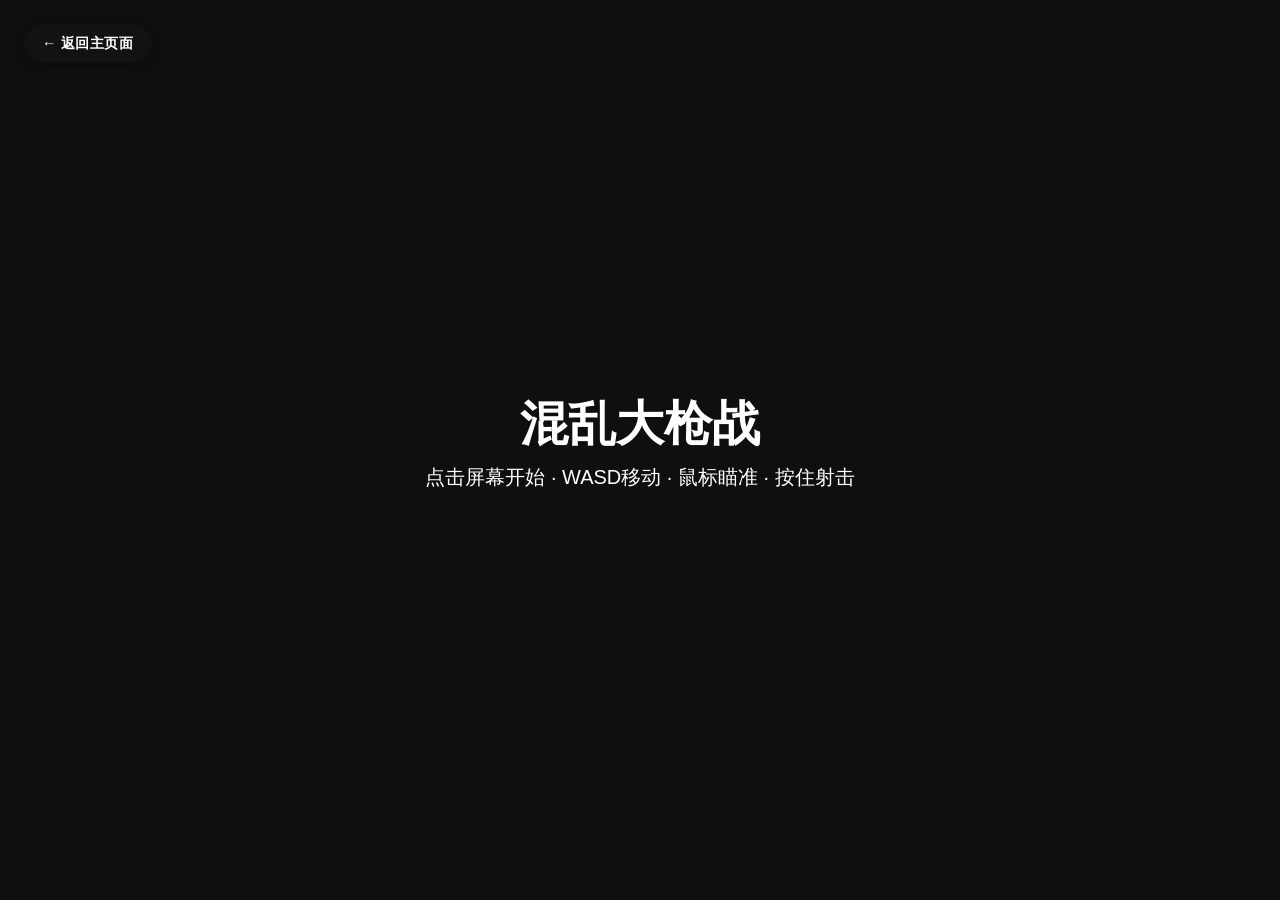
<file: guns/game.html>
<!DOCTYPE html>
<html lang="zh-CN">
<head>
<meta charset="UTF-8">
<meta name="viewport" content="width=device-width, initial-scale=1.0">
<title>混乱大枪战</title>
<style>
  html,body{margin:0;padding:0;overflow:hidden;background:#1a1a1a;}
  #game{display:block;background:#222;cursor:crosshair;touch-action:none;}

  /* 返回主页面按钮（左上角，格式同其它页面） */
  .back-home{
    position:fixed; top:24px; left:24px; z-index:100;
    background:rgba(20,20,20,0.6); border-radius:48px;
    padding:10px 18px; text-decoration:none;
    font-weight:600; font-size:0.9rem; color:#fff;
    box-shadow:0 2px 8px rgba(0,0,0,0.3);
    transition:all 0.2s ease;
    display:flex; align-items:center; gap:8px;
    letter-spacing:0.5px;
  }
  .back-home:hover{ background:rgba(40,40,40,0.85); transform:translateY(-1px); }
  .back-home:active{ transform:translateY(1px); }
  @media (max-width:600px){
    .back-home{ top:16px; left:16px; padding:6px 14px; font-size:0.8rem; }
  }
</style>
</head>
<body>
<canvas id="game"></canvas>
<a href="index.html" class="back-home" title="返回主页面">← 返回主页面</a>
<script>
"use strict";

/* ===================== 配置区（以后调细节改这里） ===================== */
const CONFIG = {
  player: { speed:3.8, maxHp:100, r:16, bulletSpeed:9, bulletDmg:12, shootInterval:0.14 },
  enemy:  { speed:1.6, maxHp:20, r:16, bulletSpeed:5.5, bulletDmg:5,
            shootIntervalMin:1.0, shootIntervalMax:2.5, shootRange:520 },
  superEnemy: { maxHp:150, bulletDmg:12, speed:1.9,
                shootIntervalMin:0.6, shootIntervalMax:1.4, shootRange:600, score:50 },
  spawn:  { interval:1.2, minInterval:0.45 },   // 敌人生成间隔，随时间自动缩短
  scorePerKill: 10,
  killHealEvery: 50,   // 每击毙多少个怪回满血
  superEvery:    20,   // 每击毙多少个怪刷新一只超级怪
};

/* ===================== 基础工具 ===================== */
const canvas = document.getElementById('game');
const ctx = canvas.getContext('2d');
let W = 0, H = 0;
function resize(){ W = canvas.width = window.innerWidth; H = canvas.height = window.innerHeight; }
window.addEventListener('resize', resize); resize();

const clamp = (v,a,b)=> Math.max(a, Math.min(b, v));
const rand  = (a,b)=> a + Math.random()*(b-a);
const dist  = (a,b)=> Math.hypot(a.x-b.x, a.y-b.y);

/* ===================== 输入 ===================== */
const keys = {};
window.addEventListener('keydown', e=>{
  keys[e.code]=true;
  if(e.code==='KeyR' && state==='over') start();   // 结束后按 R 重开
});
window.addEventListener('keyup', e=> keys[e.code]=false);

const mouse = { x:W/2, y:H/2, down:false };
canvas.addEventListener('mousemove', e=>{
  const r = canvas.getBoundingClientRect();
  mouse.x = e.clientX - r.left;
  mouse.y = e.clientY - r.top;
});
canvas.addEventListener('mousedown', ()=> mouse.down=true);
window.addEventListener('mouseup',   ()=> mouse.down=false);
canvas.addEventListener('click', ()=>{ if(state!=='playing') start(); });

/* ---- 触摸操控（虚拟双摇杆：左移动，右瞄准并射击） ---- */
const IS_TOUCH = ('ontouchstart' in window) || (navigator.maxTouchPoints||0) > 0;
const JOY_R = 60;                                  // 摇杆最大偏移半径
const joy = {
  left : { active:false, id:null, bx:0, by:0, ox:0, oy:0 },
  right: { active:false, id:null, bx:0, by:0, ox:0, oy:0 },
};
function joyUpdate(j, t){
  let dx = t.clientX - j.bx, dy = t.clientY - j.by;
  const mag = Math.hypot(dx,dy);
  if(mag > JOY_R){ dx = dx/mag*JOY_R; dy = dy/mag*JOY_R; }
  j.ox = dx; j.oy = dy;
}
function joyAssign(t){
  const j = (t.clientX < W/2) ? joy.left : joy.right;
  j.active = true; j.id = t.identifier; j.bx = t.clientX; j.by = t.clientY; j.ox = 0; j.oy = 0;
}
function joyEnd(e){
  for(const t of e.changedTouches){
    if(t.identifier===joy.left.id)  joy.left.active  = false;
    if(t.identifier===joy.right.id) joy.right.active = false;
  }
}
canvas.addEventListener('touchstart', e=>{
  e.preventDefault();
  if(state!=='playing'){ start(); return; }          // 菜单/结束界面：点一下即开始
  for(const t of e.changedTouches) joyAssign(t);
}, {passive:false});
canvas.addEventListener('touchmove', e=>{
  e.preventDefault();
  for(const t of e.changedTouches){
    if(t.identifier===joy.left.id)  joyUpdate(joy.left,  t);
    if(t.identifier===joy.right.id) joyUpdate(joy.right, t);
  }
}, {passive:false});
canvas.addEventListener('touchend',    joyEnd);
canvas.addEventListener('touchcancel', joyEnd);

/* ===================== 实体 ===================== */
let bullets = [];
let enemies = [];

class Player {
  constructor(){ this.reset(); }
  reset(){
    this.x = W/2; this.y = H/2; this.r = CONFIG.player.r;
    this.hp = CONFIG.player.maxHp; this.angle = 0; this.shootCd = 0;
  }
  update(dt){
    let dx=0, dy=0;
    if(keys['KeyW']||keys['ArrowUp'])    dy-=1;
    if(keys['KeyS']||keys['ArrowDown'])  dy+=1;
    if(keys['KeyA']||keys['ArrowLeft'])  dx-=1;
    if(keys['KeyD']||keys['ArrowRight']) dx+=1;
    if(joy.left.active){ dx += joy.left.ox/JOY_R; dy += joy.left.oy/JOY_R; }
    const len = Math.hypot(dx,dy) || 1;
    this.x = clamp(this.x + dx/len*CONFIG.player.speed, this.r, W-this.r);
    this.y = clamp(this.y + dy/len*CONFIG.player.speed, this.r, H-this.r);

    // 瞄准：触摸右摇杆优先，否则跟随鼠标
    const aimTouch = joy.right.active && Math.hypot(joy.right.ox, joy.right.oy) > 6;
    if(aimTouch){
      this.angle = Math.atan2(joy.right.oy, joy.right.ox);
    } else {
      this.angle = Math.atan2(mouse.y-this.y, mouse.x-this.x);
    }
    if(this.shootCd>0) this.shootCd-=dt;
    const shooting = mouse.down || aimTouch;
    if(shooting && this.shootCd<=0){
      bullets.push(new Bullet(this.x, this.y, this.angle,
                   CONFIG.player.bulletSpeed, 'player', CONFIG.player.bulletDmg));
      this.shootCd = CONFIG.player.shootInterval;
    }
  }
  draw(){
    ctx.save(); ctx.translate(this.x,this.y); ctx.rotate(this.angle);
    ctx.fillStyle='#3da9fc';
    ctx.beginPath(); ctx.arc(0,0,this.r,0,Math.PI*2); ctx.fill();
    ctx.fillStyle='#1b4965'; ctx.fillRect(0,-4,this.r+14,8);   // 枪管
    ctx.restore();
  }
}

class Enemy {
  constructor(x,y,isSuper){
    this.x=x; this.y=y; this.r=CONFIG.enemy.r;
    this.super = !!isSuper;
    // 超级怪更高血量/伤害/速度，但外观与普通怪完全一致（不做特殊标注）
    this.maxHp    = isSuper ? CONFIG.superEnemy.maxHp    : CONFIG.enemy.maxHp;
    this.bulletDmg= isSuper ? CONFIG.superEnemy.bulletDmg : CONFIG.enemy.bulletDmg;
    this.speed    = isSuper ? CONFIG.superEnemy.speed    : CONFIG.enemy.speed;
    this.hp=this.maxHp; this.angle=0;
    this.shootCd=rand(0.3,1.5);
  }
  update(dt){
    const dx=player.x-this.x, dy=player.y-this.y, d=Math.hypot(dx,dy)||1;
    this.x += dx/d*this.speed;
    this.y += dy/d*this.speed;
    this.angle = Math.atan2(dy,dx);
    this.shootCd -= dt;
    const range = this.super ? CONFIG.superEnemy.shootRange : CONFIG.enemy.shootRange;
    if(this.shootCd<=0 && d<range){
      bullets.push(new Bullet(this.x, this.y, this.angle,
                   CONFIG.enemy.bulletSpeed, 'enemy', this.bulletDmg));
      const mn = this.super ? CONFIG.superEnemy.shootIntervalMin : CONFIG.enemy.shootIntervalMin;
      const mx = this.super ? CONFIG.superEnemy.shootIntervalMax : CONFIG.enemy.shootIntervalMax;
      this.shootCd = rand(mn, mx);
    }
  }
  draw(){
    ctx.save(); ctx.translate(this.x,this.y); ctx.rotate(this.angle);
    ctx.fillStyle='#ef476f';   // 与普通怪相同外观，不特殊标注
    ctx.beginPath(); ctx.arc(0,0,this.r,0,Math.PI*2); ctx.fill();
    ctx.fillStyle='#7a1530'; ctx.fillRect(0,-3,this.r+12,6);
    ctx.restore();
    // 敌人血条
    ctx.fillStyle='#400'; ctx.fillRect(this.x-this.r, this.y-this.r-8, this.r*2, 4);
    ctx.fillStyle='#0f0'; ctx.fillRect(this.x-this.r, this.y-this.r-8, this.r*2*(this.hp/this.maxHp), 4);
  }
}

class Bullet {
  constructor(x,y,angle,speed,owner,dmg){
    this.x=x; this.y=y;
    this.vx=Math.cos(angle)*speed; this.vy=Math.sin(angle)*speed;
    this.r=4; this.owner=owner; this.dmg=dmg; this.life=2.5; this.dead=false;
  }
  update(dt){
    this.x += this.vx*dt*60; this.y += this.vy*dt*60;
    this.life -= dt; if(this.life<=0) this.dead=true;
  }
  draw(){
    ctx.fillStyle = this.owner==='player' ? '#ffd166' : '#ff7b00';
    ctx.beginPath(); ctx.arc(this.x,this.y,this.r,0,Math.PI*2); ctx.fill();
  }
}

/* ===================== 游戏状态 ===================== */
let state = 'menu';            // menu | playing | over
let player = new Player();
let score = 0;
let killCount = 0;             // 已击毙怪数（用于回血 / 刷新超级怪）
let spawnTimer = 0;
let elapsed = 0;

function start(){ reset(); state='playing'; }
function reset(){
  bullets=[]; enemies=[]; score=0; killCount=0; spawnTimer=0; elapsed=0; player.reset();
}

function spawnEnemy(){
  const side = Math.floor(Math.random()*4);
  let x,y;
  if(side===0){ x=rand(0,W); y=-20; }
  else if(side===1){ x=W+20; y=rand(0,H); }
  else if(side===2){ x=rand(0,W); y=H+20; }
  else { x=-20; y=rand(0,H); }
  enemies.push(new Enemy(x,y,false));
}

function spawnSuper(){
  const side = Math.floor(Math.random()*4);
  let x,y;
  if(side===0){ x=rand(0,W); y=-20; }
  else if(side===1){ x=W+20; y=rand(0,H); }
  else if(side===2){ x=rand(0,W); y=H+20; }
  else { x=-20; y=rand(0,H); }
  enemies.push(new Enemy(x,y,true));   // 超级怪：外观与普通怪一致
}

function update(dt){
  elapsed += dt;
  player.update(dt);
  enemies.forEach(e=>e.update(dt));
  bullets.forEach(b=>b.update(dt));

  // 子弹碰撞抵消：玩家子弹与敌方子弹相遇则互相销毁
  for(const p of bullets){
    if(p.dead || p.owner!=='player') continue;
    for(const e of bullets){
      if(e.dead || e.owner!=='enemy') continue;
      if(dist(p,e) < p.r+e.r){ p.dead=true; e.dead=true; break; }
    }
  }

  // 碰撞检测（子弹 vs 敌人 / 玩家）
  for(const b of bullets){
    if(b.dead) continue;
    if(b.owner==='player'){
      for(const e of enemies){
        if(e.hp>0 && dist(b,e) < e.r+b.r){
          e.hp -= b.dmg; b.dead=true;
          if(e.hp<=0){
            score += e.super ? CONFIG.superEnemy.score : CONFIG.scorePerKill;
            killCount++;
            if(killCount % CONFIG.superEvery === 0) spawnSuper();          // 每 N 个怪刷新一只超级怪
            if(killCount % CONFIG.killHealEvery === 0) player.hp = CONFIG.player.maxHp; // 每 N 个怪回满血
          }
          break;
        }
      }
    } else {
      if(dist(b,player) < player.r+b.r){ player.hp -= b.dmg; b.dead=true; }
    }
  }
  bullets = bullets.filter(b=>!b.dead);
  enemies = enemies.filter(e=>e.hp>0);

  // 生成敌人（随时间提速）
  spawnTimer -= dt;
  const interval = Math.max(CONFIG.spawn.minInterval, CONFIG.spawn.interval - elapsed*0.01);
  if(spawnTimer<=0){ spawnEnemy(); spawnTimer=interval; }

  if(player.hp<=0){ player.hp=0; state='over'; }
}

/* ===================== 渲染 ===================== */
function drawHUD(){
  ctx.fillStyle='#fff'; ctx.font='16px sans-serif'; ctx.textAlign='right';
  ctx.fillText('HP: '+player.hp+' / '+CONFIG.player.maxHp, W-16, 28);
  ctx.fillText('得分: '+score, W-16, 52);
  ctx.fillText('敌人: '+enemies.length, W-16, 76);
  ctx.fillText('击毙: '+killCount, W-16, 100);
}
function drawCenter(text, sub){
  ctx.fillStyle='rgba(0,0,0,0.55)'; ctx.fillRect(0,0,W,H);
  ctx.fillStyle='#fff'; ctx.textAlign='center';
  ctx.font='bold 48px sans-serif'; ctx.fillText(text, W/2, H/2-10);
  ctx.font='20px sans-serif'; ctx.fillText(sub, W/2, H/2+34);
}
function drawJoystick(j, color){
  if(!j.active) return;
  ctx.strokeStyle='rgba(255,255,255,0.45)'; ctx.lineWidth=3;
  ctx.beginPath(); ctx.arc(j.bx, j.by, JOY_R, 0, Math.PI*2); ctx.stroke();
  ctx.fillStyle=color;
  ctx.beginPath(); ctx.arc(j.bx+j.ox, j.by+j.oy, 26, 0, Math.PI*2); ctx.fill();
}
function render(){
  ctx.fillStyle='#222'; ctx.fillRect(0,0,W,H);
  if(state==='menu'){
    const sub = IS_TOUCH
      ? '点击开始 · 左摇杆移动 · 右摇杆瞄准并射击'
      : '点击屏幕开始 · WASD移动 · 鼠标瞄准 · 按住射击';
    drawCenter('混乱大枪战', sub);
    return;
  }
  enemies.forEach(e=>e.draw());
  bullets.forEach(b=>b.draw());
  player.draw();
  if(IS_TOUCH){
    drawJoystick(joy.left,  'rgba(61,169,252,0.85)');
    drawJoystick(joy.right, 'rgba(239,71,111,0.85)');
  }
  drawHUD();
  if(state==='over') drawCenter('游戏结束', '得分 '+score+' · 点击或按 R 重新开始');
}

/* ===================== 主循环 ===================== */
let last = 0;
function loop(now){
  const dt = Math.min((now-last)/1000, 0.05); last = now;
  if(state==='playing') update(dt);
  render();
  requestAnimationFrame(loop);
}
requestAnimationFrame(loop);
</script>
</body>
</html>
</file>
<file: fortune/style.css>
* {
    margin: 0;
    padding: 0;
    box-sizing: border-box;
}

body {
    font-family: "Microsoft YaHei", sans-serif;
    background: linear-gradient(135deg, #f5f7fa 0%, #c3cfe2 100%);
    min-height: 100vh;
    padding: 20px;
}

.header {
    text-align: center;
    margin-bottom: 30px;
    position: relative;
}

.back-btn {
    position: absolute;
    left: 0;
    top: 10px;
    font-size: 14px;
    color: #555;
    text-decoration: none;
}

.back-btn:hover {
    color: #007bff;
}

h1 {
    color: #333;
    margin-bottom: 10px;
}

.container {
    max-width: 600px;
    margin: 0 auto;
    background: #fff;
    border-radius: 10px;
    box-shadow: 0 4px 10px rgba(0,0,0,0.1);
    overflow: hidden;
}

#ranking-list {
    list-style: none;
    padding: 0;
}

.rank-item {
    border-bottom: 1px solid #eee;
    padding: 15px 20px;
    display: flex;
    justify-content: space-between;
    align-items: center;
    cursor: pointer;
    transition: background 0.2s;
}

.rank-item:hover {
    background-color: #f9f9f9;
}

.rank-item:last-child {
    border-bottom: none;
}

.name {
    font-size: 18px;
    font-weight: bold;
    color: #333;
    flex: 1;
}

.score {
    font-size: 20px;
    font-weight: bold;
    color: #d4af37;
}

.details {
    background-color: #f0f8ff;
    padding: 15px 20px;
    margin: 0 20px 15px 20px;
    border-radius: 5px;
    display: none;
    font-size: 14px;
    line-height: 1.6;
}

.good, .bad {
    margin-bottom: 10px;
}

.good::before {
    content: "宜 ";
    color: #28a745;
    font-weight: bold;
}

.bad::before {
    content: "忌 ";
    color: #dc3545;
    font-weight: bold;
}
</file>
